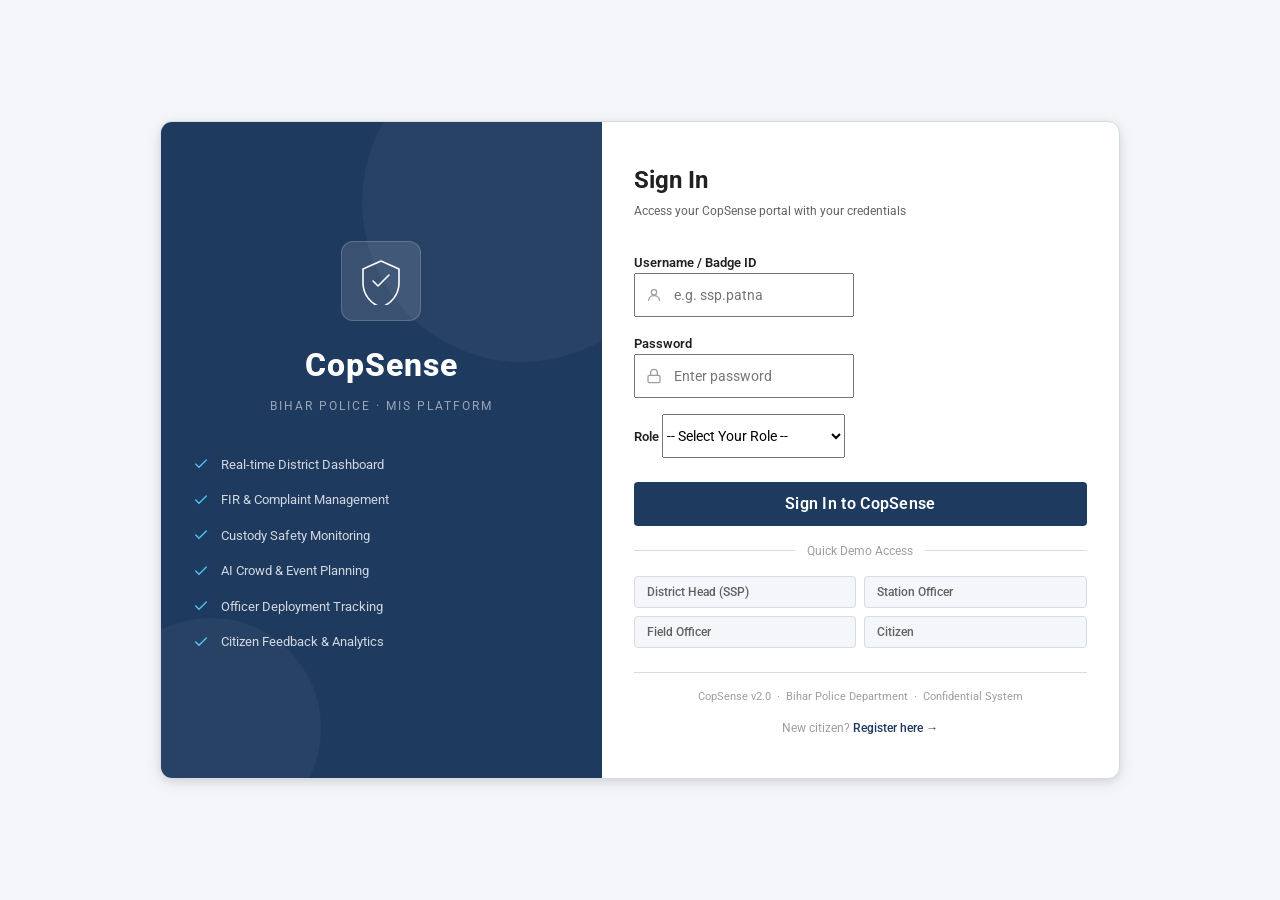
<file: index.html>
<!DOCTYPE html>
<html lang="en">
<head>
  <meta charset="UTF-8" />
  <meta name="viewport" content="width=device-width, initial-scale=1.0" />
  <title>CopSense — Login | Intelligent Police Monitoring System</title>
  <meta name="description" content="CopSense login portal for Bihar Police MIS — District Monitoring & Decision Support System." />
  <link rel="preconnect" href="https://fonts.googleapis.com" />
  <link rel="preconnect" href="https://fonts.gstatic.com" crossorigin />
  <link href="https://fonts.googleapis.com/css2?family=Roboto:wght@300;400;500;600;700;800&family=Roboto+Mono:wght@400;500&display=swap" rel="stylesheet" />
  <link rel="stylesheet" href="css/main.css" />
  <link rel="stylesheet" href="css/login.css" />
</head>
<body class="login-page">

<div class="login-wrap">
  <!-- Left Panel -->
  <div class="login-panel-left">
    <div class="login-logo">
      <svg viewBox="0 0 48 48" aria-hidden="true">
        <path d="M24 4L6 12v14c0 11 7.7 21.3 18 24 10.3-2.7 18-13 18-24V12L24 4z"/>
        <polyline points="16 24 21 29 32 18"/>
      </svg>
    </div>
    <div class="login-brand-name">CopSense</div>
    <div class="login-brand-sub">Bihar Police · MIS Platform</div>

    <div class="login-features">
      <div class="login-feature-item">
        <svg viewBox="0 0 24 24"><polyline points="20 6 9 17 4 12"/></svg>
        Real-time District Dashboard
      </div>
      <div class="login-feature-item">
        <svg viewBox="0 0 24 24"><polyline points="20 6 9 17 4 12"/></svg>
        FIR &amp; Complaint Management
      </div>
      <div class="login-feature-item">
        <svg viewBox="0 0 24 24"><polyline points="20 6 9 17 4 12"/></svg>
        Custody Safety Monitoring
      </div>
      <div class="login-feature-item">
        <svg viewBox="0 0 24 24"><polyline points="20 6 9 17 4 12"/></svg>
        AI Crowd &amp; Event Planning
      </div>
      <div class="login-feature-item">
        <svg viewBox="0 0 24 24"><polyline points="20 6 9 17 4 12"/></svg>
        Officer Deployment Tracking
      </div>
      <div class="login-feature-item">
        <svg viewBox="0 0 24 24"><polyline points="20 6 9 17 4 12"/></svg>
        Citizen Feedback &amp; Analytics
      </div>
    </div>
  </div>

  <!-- Right Panel -->
  <div class="login-panel-right">
    <h1 class="login-title">Sign In</h1>
    <p class="login-subtitle">Access your CopSense portal with your credentials</p>

    <div class="login-error" id="loginError">
      Invalid username or password. Please try again.
    </div>

    <form class="login-form" id="loginForm" novalidate>
      <div class="form-group">
        <label class="form-label" for="username">Username / Badge ID</label>
        <div class="login-input-wrap">
          <svg viewBox="0 0 24 24" aria-hidden="true"><circle cx="12" cy="8" r="4"/><path d="M4 20c0-4 3.6-7 8-7s8 3 8 7"/></svg>
          <input type="text" id="username" class="form-control" placeholder="e.g. ssp.patna" autocomplete="username" />
        </div>
      </div>

      <div class="form-group">
        <label class="form-label" for="password">Password</label>
        <div class="login-input-wrap">
          <svg viewBox="0 0 24 24" aria-hidden="true"><rect x="3" y="11" width="18" height="11" rx="2"/><path d="M7 11V7a5 5 0 0 1 10 0v4"/></svg>
          <input type="password" id="password" class="form-control" placeholder="Enter password" autocomplete="current-password" />
        </div>
      </div>

      <div class="form-group">
        <label class="form-label" for="roleSelect">Role</label>
        <select id="roleSelect" class="form-control form-select">
          <option value="">-- Select Your Role --</option>
          <option value="District Head (SSP)">District Head (SSP)</option>
          <option value="Station Officer">Station Officer (Inspector)</option>
          <option value="Field Officer">Field Police Officer</option>
          <option value="Citizen">Citizen</option>
        </select>
      </div>

      <button type="submit" class="login-btn" id="loginSubmitBtn">Sign In to CopSense</button>
    </form>

    <div class="login-divider">Quick Demo Access</div>

    <div class="demo-roles">
      <button class="demo-role-btn" onclick="demoLogin('ssp.patna','Admin@123')">
        District Head (SSP)
      </button>
      <button class="demo-role-btn" onclick="demoLogin('so.patna','Officer@123')">
        Station Officer
      </button>
      <button class="demo-role-btn" onclick="demoLogin('fo.deepak','Field@123')">
        Field Officer
      </button>
      <button class="demo-role-btn" onclick="demoLogin('citizen.ravi','Citizen@123')">
        Citizen
      </button>
    </div>

    <div class="login-footer">
      CopSense v2.0 &nbsp;·&nbsp; Bihar Police Department &nbsp;·&nbsp; Confidential System
    </div>
    <div style="text-align:center;margin-top:12px;">
      <span style="font-size:12px;color:var(--text-muted);">New citizen? </span>
      <a href="register.html" style="font-size:12px;color:var(--primary);font-weight:500;text-decoration:none;">Register here →</a>
    </div>
  </div>
</div>

<script src="js/api.js"></script>
<script>
  // Redirect if already logged in
  if (Auth.isLoggedIn()) {
    const user = Auth.getUser();
    if (user && user.role) {
      window.location.href = user.role === 'citizen' ? 'feedback.html' : 'dashboard.html';
    } else {
      Auth.clear();
    }
  } else if (Auth.getToken() || localStorage.getItem('copsense_user')) {
    Auth.clear();
  }

  const btn     = document.getElementById('loginSubmitBtn');
  const errorEl = document.getElementById('loginError');

  async function performLogin(username, password) {
    btn.disabled    = true;
    btn.textContent = 'Signing in\u2026';
    errorEl.classList.remove('show');
    try {
      const user = await AuthAPI.login(username, password);
      // Also keep sessionStorage for legacy common.js compatibility
      sessionStorage.setItem('copsense_user', JSON.stringify({
        name: user.full_name, role: roleLabel(user.role), district: 'Patna',
        id: user.id, username: user.username, badge_id: user.badge_id,
        station_id: user.station_id, station_name: user.station_name,
      }));
      window.location.href = user.role === 'citizen' ? 'feedback.html' : 'dashboard.html';
    } catch(err) {
      errorEl.textContent = err.message || 'Login failed. Check credentials or ensure backend is running on port 8000.';
      errorEl.classList.add('show');
      btn.disabled    = false;
      btn.textContent = 'Sign In to CopSense';
    }
  }

  function roleLabel(role) {
    const map = { district_head:'District Head (SSP)', station_officer:'Station Officer', field_officer:'Field Officer', citizen:'Citizen' };
    return map[role] || role;
  }

  function demoLogin(username, password) {
    document.getElementById('username').value = username;
    document.getElementById('password').value = password;
    performLogin(username, password);
  }

  document.getElementById('loginForm').addEventListener('submit', function(e) {
    e.preventDefault();
    const username = document.getElementById('username').value.trim();
    const password = document.getElementById('password').value;

    if (username && password) {
      performLogin(username, password);
    } else {
      errorEl.textContent = 'Please enter both username and password.';
      errorEl.classList.add('show');
    }
  });
</script>
</body>
</html>
</file>
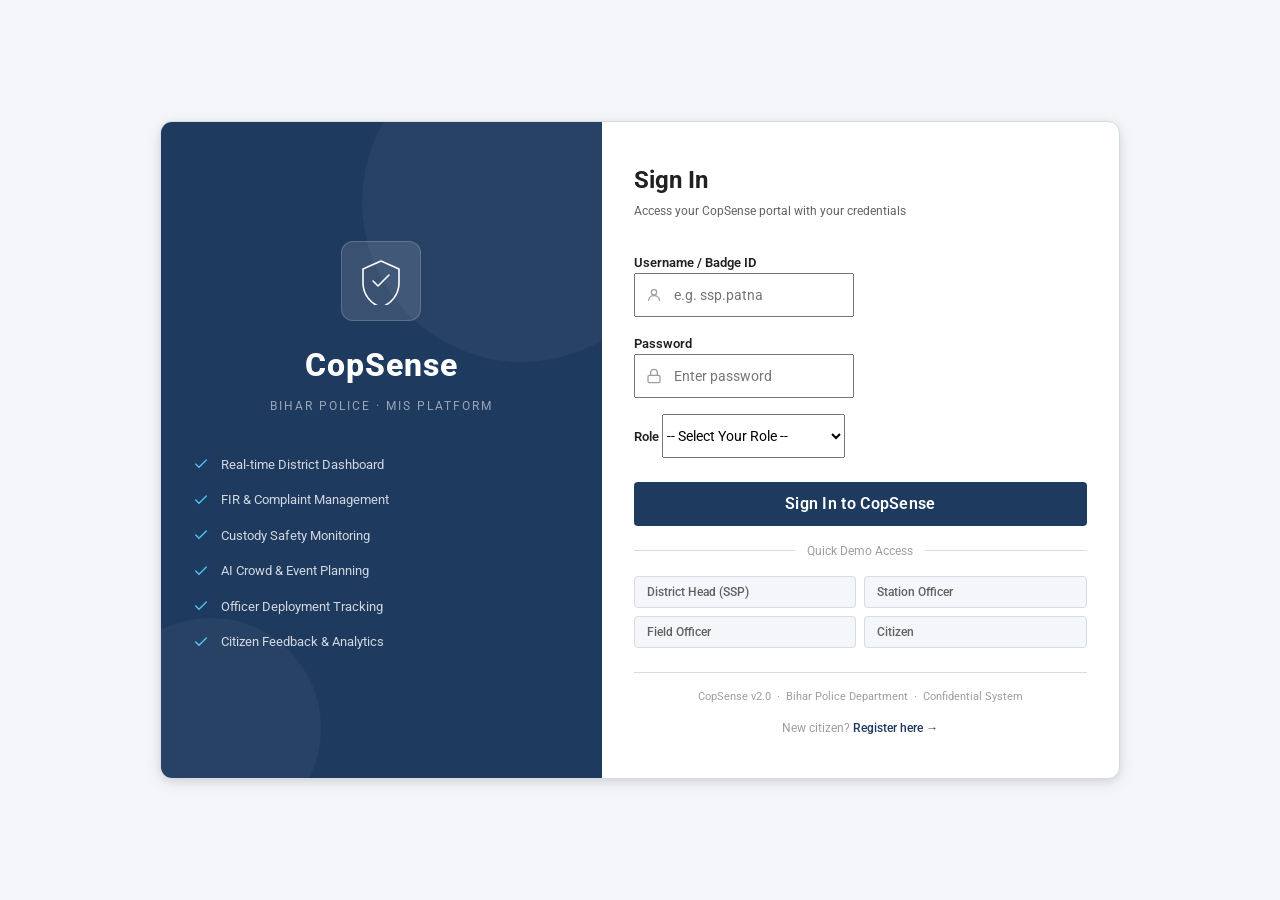
<file: complaints.html>
<!DOCTYPE html>
<html lang="en">
<head>
  <meta charset="UTF-8"/>
  <meta name="viewport" content="width=device-width,initial-scale=1.0"/>
  <title>Complaint Management — CopSense</title>
  <meta name="description" content="Track and manage citizen complaints with AI priority detection." />
  <link rel="preconnect" href="https://fonts.googleapis.com"/>
  <link href="https://fonts.googleapis.com/css2?family=Roboto:wght@300;400;500;600;700&family=Roboto+Mono:wght@400;500&display=swap" rel="stylesheet"/>
  <link rel="stylesheet" href="css/main.css"/>
  <link rel="stylesheet" href="css/sidebar.css"/>
  <link rel="stylesheet" href="css/components.css"/>
</head>
<body>
<div class="app-shell">
  <aside class="sidebar" id="sidebar">
    <div class="sidebar-brand"><div class="sidebar-brand-icon"><svg viewBox="0 0 24 24"><path d="M12 2L3 6v8c0 5.5 3.8 10.7 9 12 5.2-1.3 9-6.5 9-12V6L12 2z"/><polyline points="8 12 10.5 14.5 16 9"/></svg></div><div class="sidebar-brand-text"><div class="sidebar-brand-name">CopSense</div><div class="sidebar-brand-tagline">Bihar Police · MIS</div></div></div>
    <div class="sidebar-user"><div class="sidebar-user-avatar" id="sbUserAvatar">--</div><div class="sidebar-user-info"><div class="sidebar-user-name" id="sbUserName">Loading...</div><div class="sidebar-user-role" id="sbUserRole">—</div></div></div>
    <nav class="sidebar-nav">
      <div class="nav-section-label">Overview</div>
      <a class="nav-item" href="dashboard.html"><span class="nav-icon"><svg viewBox="0 0 24 24"><rect x="3" y="3" width="7" height="7" rx="1"/><rect x="14" y="3" width="7" height="7" rx="1"/><rect x="3" y="14" width="7" height="7" rx="1"/><rect x="14" y="14" width="7" height="7" rx="1"/></svg></span><span class="nav-label">Dashboard</span></a>
      <div class="nav-section-label">Operations</div>
      <a class="nav-item" href="fir.html"><span class="nav-icon"><svg viewBox="0 0 24 24"><path d="M14 2H6a2 2 0 0 0-2 2v16a2 2 0 0 0 2 2h12a2 2 0 0 0 2-2V8z"/><polyline points="14 2 14 8 20 8"/></svg></span><span class="nav-label">FIR Management</span><span class="nav-badge">7</span></a>
      <a class="nav-item active" href="complaints.html"><span class="nav-icon"><svg viewBox="0 0 24 24"><path d="M21 15a2 2 0 0 1-2 2H7l-4 4V5a2 2 0 0 1 2-2h14a2 2 0 0 1 2 2z"/></svg></span><span class="nav-label">Complaints</span><span class="nav-badge">12</span></a>
      <a class="nav-item" href="custody.html"><span class="nav-icon"><svg viewBox="0 0 24 24"><circle cx="12" cy="12" r="10"/><polyline points="12 6 12 12 16 14"/></svg></span><span class="nav-label">Custody Safety</span><span class="nav-badge" style="background:#F9A825;">2</span></a>
      <div class="nav-section-label">Planning</div>
      <a class="nav-item" href="crowd-planning.html"><span class="nav-icon"><svg viewBox="0 0 24 24"><path d="M17 21v-2a4 4 0 0 0-4-4H5a4 4 0 0 0-4 4v2"/><circle cx="9" cy="7" r="4"/></svg></span><span class="nav-label">AI Crowd Planning</span></a>
      <a class="nav-item" href="deployment.html"><span class="nav-icon"><svg viewBox="0 0 24 24"><polygon points="3 11 22 2 13 21 11 13 3 11"/></svg></span><span class="nav-label">Deployment Map</span></a>
      <a class="nav-item" href="duty.html"><span class="nav-icon"><svg viewBox="0 0 24 24"><path d="M12 22s8-4 8-10V5l-8-3-8 3v7c0 6 8 10 8 10z"/></svg></span><span class="nav-label">Officer Duty</span></a>
      <div class="nav-section-label">Community</div>
      <a class="nav-item" href="feedback.html"><span class="nav-icon"><svg viewBox="0 0 24 24"><path d="M20.84 4.61a5.5 5.5 0 0 0-7.78 0L12 5.67l-1.06-1.06a5.5 5.5 0 0 0-7.78 7.78l1.06 1.06L12 21.23l7.78-7.78 1.06-1.06a5.5 5.5 0 0 0 0-7.78z"/></svg></span><span class="nav-label">Citizen Feedback</span></a>
      <div class="nav-section-label">Reports</div>
      <a class="nav-item" href="reports.html"><span class="nav-icon"><svg viewBox="0 0 24 24"><line x1="18" y1="20" x2="18" y2="10"/><line x1="12" y1="20" x2="12" y2="4"/><line x1="6" y1="20" x2="6" y2="14"/></svg></span><span class="nav-label">Reports &amp; Analytics</span></a>
      <a class="nav-item" href="settings.html"><span class="nav-icon"><svg viewBox="0 0 24 24"><circle cx="12" cy="12" r="3"/></svg></span><span class="nav-label">Settings</span></a>
    </nav>
    <div class="sidebar-footer"><div class="nav-item" id="logoutBtn" style="cursor:pointer;"><span class="nav-icon"><svg viewBox="0 0 24 24"><path d="M9 21H5a2 2 0 0 1-2-2V5a2 2 0 0 1 2-2h4"/><polyline points="16 17 21 12 16 7"/><line x1="21" y1="12" x2="9" y2="12"/></svg></span><span class="nav-label">Logout</span></div></div>
  </aside>

  <div class="main-content" id="mainContent">
    <nav class="top-navbar" id="topNavbar">
      <div class="navbar-left"><button class="sidebar-toggle-btn" id="sidebarToggle"><svg viewBox="0 0 24 24"><line x1="3" y1="6" x2="21" y2="6"/><line x1="3" y1="12" x2="21" y2="12"/><line x1="3" y1="18" x2="21" y2="18"/></svg></button><div class="navbar-breadcrumb"><span>CopSense</span><svg width="12" height="12" viewBox="0 0 24 24" style="stroke:#9E9E9E;fill:none;stroke-width:2;stroke-linecap:round"><polyline points="9 18 15 12 9 6"/></svg><span class="current">Complaints</span></div><span class="district-badge">Patna District</span></div>
      <div class="navbar-right"><div class="navbar-datetime" id="navDatetime">--</div><div class="navbar-user"><div class="navbar-user-avatar" id="navUserAvatar">--</div><div><div class="navbar-user-name" id="navUserName">Loading</div><div class="navbar-user-role" id="navUserRole">—</div></div></div></div>
    </nav>

    <main class="page-body">
      <div class="page-header-row">
        <div><h1>Complaint Management</h1><p style="color:var(--text-secondary);font-size:13px;margin-top:4px;">AI-powered complaint tracking with automatic priority classification</p></div>
        <button class="btn btn-primary btn-sm" data-modal-open="addComplaintModal"><svg viewBox="0 0 24 24"><line x1="12" y1="5" x2="12" y2="19"/><line x1="5" y1="12" x2="19" y2="12"/></svg>New Complaint</button>
      </div>

      <div class="stat-cards" style="grid-template-columns:repeat(4,1fr);margin-bottom:var(--space-5);">
        <div class="stat-card card-info"><div class="stat-icon stat-icon-blue"><svg viewBox="0 0 24 24"><path d="M21 15a2 2 0 0 1-2 2H7l-4 4V5a2 2 0 0 1 2-2h14a2 2 0 0 1 2 2z"/></svg></div><div class="stat-body"><div class="stat-label">Total Complaints</div><div class="stat-value">187</div></div></div>
        <div class="stat-card card-danger"><div class="stat-icon stat-icon-red"><svg viewBox="0 0 24 24"><path d="M12 9v4"/><path d="M12 17h.01"/><path d="M10.29 3.86L1.82 18a2 2 0 0 0 1.71 3h16.94a2 2 0 0 0 1.71-3L13.71 3.86a2 2 0 0 0-3.42 0z"/></svg></div><div class="stat-body"><div class="stat-label">High Priority</div><div class="stat-value">23</div></div></div>
        <div class="stat-card card-warning"><div class="stat-icon stat-icon-orange"><svg viewBox="0 0 24 24"><circle cx="12" cy="12" r="10"/><polyline points="12 6 12 12 16 14"/></svg></div><div class="stat-body"><div class="stat-label">Pending / In Progress</div><div class="stat-value">65</div></div></div>
        <div class="stat-card card-success"><div class="stat-icon stat-icon-green"><svg viewBox="0 0 24 24"><polyline points="20 6 9 17 4 12"/></svg></div><div class="stat-body"><div class="stat-label">Resolved</div><div class="stat-value">99</div></div></div>
      </div>

      <!-- AI Notice -->
      <div class="alert alert-info" style="margin-bottom:var(--space-4);">
        <svg viewBox="0 0 24 24"><circle cx="12" cy="12" r="10"/><line x1="12" y1="16" x2="12" y2="12"/><line x1="12" y1="8" x2="12.01" y2="8"/></svg>
        <span><strong>AI Priority Detection active.</strong> Complaints containing keywords like "assault", "threat", "missing", "violence", or "urgent" are automatically flagged as High Priority.</span>
      </div>

      <div class="card">
        <div class="card-header">
          <div class="card-title">Complaint Register</div>
          <div class="toolbar-right">
            <div class="search-box"><svg viewBox="0 0 24 24"><circle cx="11" cy="11" r="8"/><line x1="21" y1="21" x2="16.65" y2="16.65"/></svg><input type="text" id="cmpSearch" placeholder="Search complaint..."/></div>
            <select class="form-control form-select" id="cmpStatus" style="width:140px;height:36px;font-size:13px;"><option value="">All Status</option><option>Open</option><option>In Progress</option><option>Resolved</option><option>Escalated</option></select>
            <select class="form-control form-select" id="cmpPriority" style="width:130px;height:36px;font-size:13px;"><option value="">All Priority</option><option>High</option><option>Normal</option></select>
          </div>
        </div>
        <div class="card-body" style="padding:0;">
          <table class="data-table" id="complaintTable">
            <thead><tr><th>ID</th><th>Date</th><th>Citizen Name</th><th>Type</th><th>Station</th><th>Priority</th><th>Status</th><th>Actions</th></tr></thead>
            <tbody id="cmpTableBody"></tbody>
          </table>
        </div>
        <div class="card-footer flex flex-between" style="font-size:12px;color:var(--text-secondary);">
          <span id="cmpPageInfo">—</span>
          <div class="flex flex-gap-2">
            <button class="btn btn-secondary btn-sm" id="cmpPrev" disabled>Previous</button>
            <button class="btn btn-secondary btn-sm" id="cmpNext">Next</button>
          </div>
        </div>
      </div>
    </main>
  </div>
</div>

<!-- Add Complaint Modal -->
<div class="modal-overlay" id="addComplaintModal">
  <div class="modal">
    <div class="modal-header"><div class="modal-title">Submit Complaint</div><button class="modal-close" data-modal-close="addComplaintModal"><svg viewBox="0 0 24 24"><line x1="18" y1="6" x2="6" y2="18"/><line x1="6" y1="6" x2="18" y2="18"/></svg></button></div>
    <div class="modal-body">
      <div class="form-group"><label class="form-label">Citizen Name <span class="required">*</span></label><input type="text" class="form-control" id="cmpName" placeholder="Full name"/></div>
      <div class="form-row">
        <div class="form-group"><label class="form-label">Complaint Type <span class="required">*</span></label><select class="form-control form-select" id="cmpType"><option value="">Select type</option><option>Police Misconduct</option><option>Response Delay</option><option>Assault / Violence</option><option>Theft / Property</option><option>Missing Person</option><option>Noise / Nuisance</option><option>Other</option></select></div>
        <div class="form-group"><label class="form-label">Station <span class="required">*</span></label><select class="form-control form-select" id="cmpStation"><option value="">Select</option><option>Patna City</option><option>Kankarbagh</option><option>Gardanibagh</option><option>Boring Road</option><option>Phulwari</option><option>Sachivalaya</option></select></div>
      </div>
      <div class="form-group"><label class="form-label">Complaint Description <span class="required">*</span></label><textarea class="form-control" id="cmpDesc" rows="4" placeholder="Describe your complaint in detail... (mention urgency, violence, threat, missing if applicable)"></textarea></div>
      <div id="aiPriorityPreview" style="display:none;margin-top:8px;"></div>
    </div>
    <div class="modal-footer"><button class="btn btn-secondary" data-modal-close="addComplaintModal">Cancel</button><button class="btn btn-primary" id="saveComplaintBtn">Submit Complaint</button></div>
  </div>
</div>

<script src="js/api.js"></script>
<script src="js/common.js"></script>
<script src="js/complaints.js"></script>
</body>
</html>
</file>
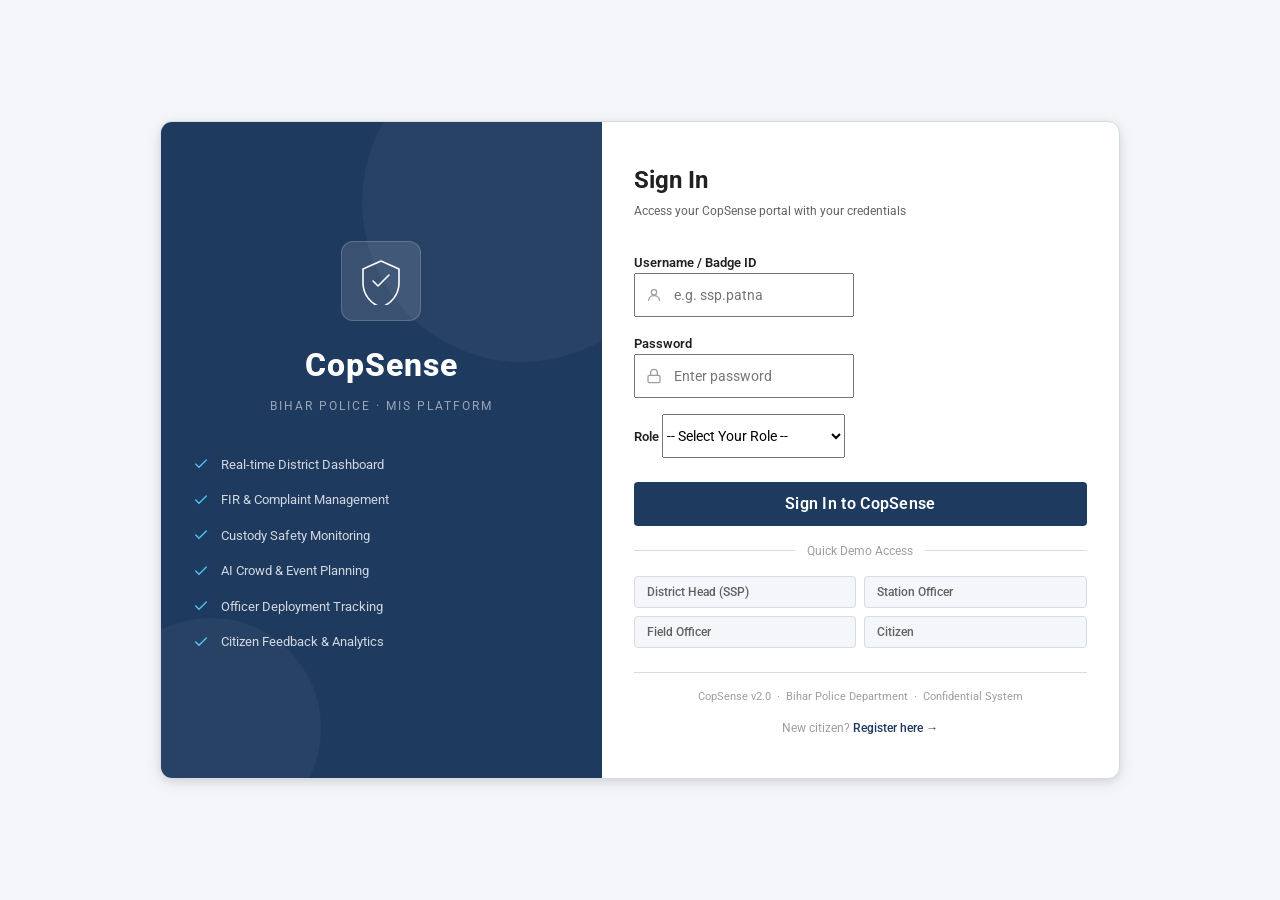
<file: duty.html>
<!DOCTYPE html>
<html lang="en">
<head>
  <meta charset="UTF-8"/>
  <meta name="viewport" content="width=device-width,initial-scale=1.0"/>
  <title>Officer Duty — CopSense</title>
  <link rel="preconnect" href="https://fonts.googleapis.com"/>
  <link href="https://fonts.googleapis.com/css2?family=Roboto:wght@300;400;500;600;700&family=Roboto+Mono:wght@400;500&display=swap" rel="stylesheet"/>
  <link rel="stylesheet" href="css/main.css"/>
  <link rel="stylesheet" href="css/sidebar.css"/>
  <link rel="stylesheet" href="css/components.css"/>
  <style>
    .duty-card { background:var(--bg-card);border:1px solid var(--border);border-radius:var(--radius);box-shadow:var(--shadow-sm);overflow:hidden; }
    .duty-card-header { background:var(--primary);padding:var(--space-5) var(--space-6);color:#fff; }
    .duty-card-body { padding:var(--space-5) var(--space-6); }
    .duty-info-row { display:flex;align-items:flex-start;gap:var(--space-3);padding:var(--space-3) 0;border-bottom:1px solid var(--border-light); }
    .duty-info-row:last-child { border-bottom:none; }
    .duty-info-icon { width:34px;height:34px;background:var(--bg-page);border-radius:var(--radius-sm);display:flex;align-items:center;justify-content:center;flex-shrink:0; }
    .duty-info-icon svg { width:16px;height:16px;stroke:var(--secondary);fill:none;stroke-width:2;stroke-linecap:round; }
    .duty-info-label { font-size:11px;color:var(--text-muted);text-transform:uppercase;letter-spacing:.5px;font-weight:600;margin-bottom:3px; }
    .duty-info-val { font-size:14px;font-weight:600; }
    .gps-status { display:flex;align-items:center;gap:var(--space-2);margin-bottom:var(--space-4); }
    .gps-pulse { width:12px;height:12px;border-radius:50%;background:var(--success);position:relative;animation:pulse 2s infinite; }
    @keyframes pulse { 0%,100%{box-shadow:0 0 0 0 rgba(46,125,50,.4);} 50%{box-shadow:0 0 0 8px rgba(46,125,50,0);} }
  </style>
</head>
<body>
<div class="app-shell">
  <aside class="sidebar" id="sidebar">
    <div class="sidebar-brand"><div class="sidebar-brand-icon"><svg viewBox="0 0 24 24"><path d="M12 2L3 6v8c0 5.5 3.8 10.7 9 12 5.2-1.3 9-6.5 9-12V6L12 2z"/><polyline points="8 12 10.5 14.5 16 9"/></svg></div><div class="sidebar-brand-text"><div class="sidebar-brand-name">CopSense</div><div class="sidebar-brand-tagline">Bihar Police · MIS</div></div></div>
    <div class="sidebar-user"><div class="sidebar-user-avatar" id="sbUserAvatar">--</div><div class="sidebar-user-info"><div class="sidebar-user-name" id="sbUserName">Loading...</div><div class="sidebar-user-role" id="sbUserRole">—</div></div></div>
    <nav class="sidebar-nav">
      <div class="nav-section-label">Overview</div><a class="nav-item" href="dashboard.html"><span class="nav-icon"><svg viewBox="0 0 24 24"><rect x="3" y="3" width="7" height="7" rx="1"/><rect x="14" y="3" width="7" height="7" rx="1"/><rect x="3" y="14" width="7" height="7" rx="1"/><rect x="14" y="14" width="7" height="7" rx="1"/></svg></span><span class="nav-label">Dashboard</span></a>
      <div class="nav-section-label">Operations</div>
      <a class="nav-item" href="fir.html"><span class="nav-icon"><svg viewBox="0 0 24 24"><path d="M14 2H6a2 2 0 0 0-2 2v16a2 2 0 0 0 2 2h12a2 2 0 0 0 2-2V8z"/></svg></span><span class="nav-label">FIR Management</span></a>
      <a class="nav-item" href="complaints.html"><span class="nav-icon"><svg viewBox="0 0 24 24"><path d="M21 15a2 2 0 0 1-2 2H7l-4 4V5a2 2 0 0 1 2-2h14a2 2 0 0 1 2 2z"/></svg></span><span class="nav-label">Complaints</span></a>
      <a class="nav-item" href="custody.html"><span class="nav-icon"><svg viewBox="0 0 24 24"><circle cx="12" cy="12" r="10"/><polyline points="12 6 12 12 16 14"/></svg></span><span class="nav-label">Custody Safety</span></a>
      <div class="nav-section-label">Planning</div>
      <a class="nav-item" href="crowd-planning.html"><span class="nav-icon"><svg viewBox="0 0 24 24"><path d="M17 21v-2a4 4 0 0 0-4-4H5a4 4 0 0 0-4 4v2"/><circle cx="9" cy="7" r="4"/></svg></span><span class="nav-label">AI Crowd Planning</span></a>
      <a class="nav-item" href="deployment.html"><span class="nav-icon"><svg viewBox="0 0 24 24"><polygon points="3 11 22 2 13 21 11 13 3 11"/></svg></span><span class="nav-label">Deployment Map</span></a>
      <a class="nav-item active" href="duty.html"><span class="nav-icon"><svg viewBox="0 0 24 24"><path d="M12 22s8-4 8-10V5l-8-3-8 3v7c0 6 8 10 8 10z"/></svg></span><span class="nav-label">Officer Duty</span></a>
      <div class="nav-section-label">Community</div>
      <a class="nav-item" href="feedback.html"><span class="nav-icon"><svg viewBox="0 0 24 24"><path d="M20.84 4.61a5.5 5.5 0 0 0-7.78 0L12 5.67l-1.06-1.06a5.5 5.5 0 0 0-7.78 7.78l1.06 1.06L12 21.23l7.78-7.78 1.06-1.06a5.5 5.5 0 0 0 0-7.78z"/></svg></span><span class="nav-label">Citizen Feedback</span></a>
      <div class="nav-section-label">Reports</div>
      <a class="nav-item" href="reports.html"><span class="nav-icon"><svg viewBox="0 0 24 24"><line x1="18" y1="20" x2="18" y2="10"/><line x1="12" y1="20" x2="12" y2="4"/><line x1="6" y1="20" x2="6" y2="14"/></svg></span><span class="nav-label">Reports &amp; Analytics</span></a>
      <a class="nav-item" href="settings.html"><span class="nav-icon"><svg viewBox="0 0 24 24"><circle cx="12" cy="12" r="3"/></svg></span><span class="nav-label">Settings</span></a>
    </nav>
    <div class="sidebar-footer"><div class="nav-item" id="logoutBtn" style="cursor:pointer;"><span class="nav-icon"><svg viewBox="0 0 24 24"><path d="M9 21H5a2 2 0 0 1-2-2V5a2 2 0 0 1 2-2h4"/><polyline points="16 17 21 12 16 7"/><line x1="21" y1="12" x2="9" y2="12"/></svg></span><span class="nav-label">Logout</span></div></div>
  </aside>

  <div class="main-content" id="mainContent">
    <nav class="top-navbar" id="topNavbar">
      <div class="navbar-left"><button class="sidebar-toggle-btn" id="sidebarToggle"><svg viewBox="0 0 24 24"><line x1="3" y1="6" x2="21" y2="6"/><line x1="3" y1="12" x2="21" y2="12"/><line x1="3" y1="18" x2="21" y2="18"/></svg></button><div class="navbar-breadcrumb"><span>CopSense</span><svg width="12" height="12" viewBox="0 0 24 24" style="stroke:#9E9E9E;fill:none;stroke-width:2;stroke-linecap:round"><polyline points="9 18 15 12 9 6"/></svg><span class="current">Officer Duty</span></div><span class="district-badge">Patna District</span></div>
      <div class="navbar-right"><div class="navbar-datetime" id="navDatetime">--</div><div class="navbar-user"><div class="navbar-user-avatar" id="navUserAvatar">--</div><div><div class="navbar-user-name" id="navUserName">Loading</div><div class="navbar-user-role" id="navUserRole">—</div></div></div></div>
    </nav>

    <main class="page-body">
      <div class="page-header-row">
        <div><h1>Officer Duty Board</h1><p style="color:var(--text-secondary);font-size:13px;margin-top:4px;">View your assigned duty, location and update your field status</p></div>
      </div>

      <div style="display:grid;grid-template-columns:1fr 1fr;gap:var(--space-5);margin-bottom:var(--space-5);">
        <!-- Duty Card -->
        <div class="duty-card">
          <div class="duty-card-header">
            <div style="font-size:12px;opacity:.7;margin-bottom:4px;text-transform:uppercase;letter-spacing:.5px;">Current Assignment</div>
            <div style="font-size:20px;font-weight:700;margin-bottom:2px;" id="dutyTitle">Loading...</div>
            <div style="font-size:12px;opacity:.7;" id="dutyShift">—</div>
          </div>
          <div class="duty-card-body">
            <div class="duty-info-row">
              <div class="duty-info-icon"><svg viewBox="0 0 24 24"><path d="M21 10c0 7-9 13-9 13s-9-6-9-13a9 9 0 0 1 18 0z"/><circle cx="12" cy="10" r="3"/></svg></div>
              <div><div class="duty-info-label">Assigned Location</div><div class="duty-info-val" id="dutyLocation">—</div></div>
            </div>
            <div class="duty-info-row">
              <div class="duty-info-icon"><svg viewBox="0 0 24 24"><path d="M12 22s8-4 8-10V5l-8-3-8 3v7c0 6 8 10 8 10z"/></svg></div>
              <div><div class="duty-info-label">Reporting Officer</div><div class="duty-info-val" id="dutyReporting">—</div></div>
            </div>
            <div class="duty-info-row">
              <div class="duty-info-icon"><svg viewBox="0 0 24 24"><circle cx="12" cy="12" r="10"/><polyline points="12 6 12 12 16 14"/></svg></div>
              <div><div class="duty-info-label">Duty Timing</div><div class="duty-info-val" id="dutyTime">—</div></div>
            </div>
            <div class="duty-info-row">
              <div class="duty-info-icon"><svg viewBox="0 0 24 24"><rect x="3" y="3" width="18" height="18" rx="2"/><line x1="3" y1="9" x2="21" y2="9"/><line x1="9" y1="21" x2="9" y2="9"/></svg></div>
              <div><div class="duty-info-label">Zone</div><div class="duty-info-val" id="dutyZone">—</div></div>
            </div>
          </div>
        </div>

        <!-- GPS & Status Update -->
        <div>
          <div class="card" style="margin-bottom:var(--space-4);">
            <div class="card-header"><div class="card-title">GPS Status</div></div>
            <div class="card-body">
              <div class="gps-status">
                <div class="gps-pulse" id="gpsDot"></div>
                <span style="font-size:13px;font-weight:600;" id="gpsStatus">Acquiring location...</span>
              </div>
              <div style="font-family:var(--font-mono);font-size:12px;color:var(--text-secondary);margin-bottom:var(--space-4);" id="gpsCoords">Lat: —, Lng: —</div>
              <button class="btn btn-primary" id="shareGPSBtn" style="width:100%;">
                <svg viewBox="0 0 24 24"><polygon points="3 11 22 2 13 21 11 13 3 11"/></svg>
                Share My GPS Location
              </button>
            </div>
          </div>

          <div class="card">
            <div class="card-header"><div class="card-title">Update Duty Status</div></div>
            <div class="card-body">
              <div class="form-group"><label class="form-label">Current Status</label>
                <select class="form-control form-select" id="dutyStatus">
                  <option value="on-post">On Post</option>
                  <option value="patrolling">Patrolling</option>
                  <option value="emergency">Emergency Response</option>
                  <option value="break">Short Break</option>
                </select>
              </div>
              <div class="form-group"><label class="form-label">Field Report / Notes</label>
                <textarea class="form-control" id="dutyNotes" rows="3" placeholder="Report any observations, incidents, or unusual activity..."></textarea>
              </div>
              <button class="btn btn-success" id="updateDutyBtn" style="width:100%;">
                <svg viewBox="0 0 24 24"><polyline points="20 6 9 17 4 12"/></svg>
                Submit Status Update
              </button>
            </div>
          </div>
        </div>
      </div>

      <!-- GPS Violation Alert Banner -->
      <div id="violationBanner" style="display:none;background:#FFEBEE;border:1px solid rgba(198,40,40,0.3);border-radius:var(--radius);padding:16px 20px;margin-bottom:var(--space-5);">
        <div style="display:flex;align-items:flex-start;gap:12px;">
          <svg viewBox="0 0 24 24" style="width:22px;height:22px;stroke:#C62828;fill:none;stroke-width:2;flex-shrink:0;margin-top:1px;"><polygon points="7.86 2 16.14 2 22 7.86 22 16.14 16.14 22 7.86 22 2 16.14 2 7.86 7.86 2"/><line x1="12" y1="8" x2="12" y2="12"/><line x1="12" y1="16" x2="12.01" y2="16"/></svg>
          <div style="flex:1;">
            <div style="font-weight:700;color:#C62828;margin-bottom:6px;">⚠ GEOFENCE VIOLATION — You are outside your assigned patrol zone</div>
            <p style="font-size:13px;color:#B71C1C;margin-bottom:12px;">Your current GPS location does not match your assigned area. Please provide a reason for being out of zone. This report will be sent to your Station Officer.</p>
            <div class="form-group" style="margin-bottom:8px;">
              <label class="form-label" style="color:#C62828;">Reason for being out of zone <span class="required">*</span></label>
              <textarea class="form-control" id="violationReason" rows="3" placeholder="Explain why you are outside the assigned zone (emergency response, transit, etc.)"></textarea>
              <span style="color:#C62828;font-size:11px;" id="err-violationReason"></span>
            </div>
            <button class="btn btn-danger" id="submitViolationBtn" onclick="submitViolationReport()">
              <svg viewBox="0 0 24 24" style="width:14px;height:14px;stroke:currentColor;fill:none;stroke-width:2;"><path d="M22 16.92v3a2 2 0 0 1-2.18 2 19.79 19.79 0 0 1-8.63-3.07A19.5 19.5 0 0 1 4.15 12"/></svg>
              Submit Violation Report
            </button>
          </div>
        </div>
      </div>

      <!-- Duty Log -->
      <div class="card">
        <div class="card-header"><div class="card-title">Today's Activity Log</div></div>
        <div class="card-body" style="padding:0;">
          <table class="data-table" id="dutyLogTable">
            <thead><tr><th>Time</th><th>Status</th><th>Location</th><th>Notes</th></tr></thead>
            <tbody id="dutyLogBody">
              <tr><td colspan="4" style="text-align:center;color:var(--text-muted);padding:20px;">No duty log entries yet.</td></tr>
            </tbody>
          </table>
        </div>
      </div>
    </main>
  </div>
</div>

<script src="js/api.js"></script>
<script src="js/common.js"></script>
<script>
'use strict';
// Auth and RBAC enforced by common.js

let currentDuty = null;

async function loadDuty() {
  try {
      const res = await DutyAPI.list();
      const me = Auth.getUser();
      // Find my latest active duty
      const myDuties = res.data.filter(d => d.officer_id === me.id).sort((a,b) => new Date(b.created_at) - new Date(a.created_at));
      
      if (myDuties.length > 0) {
          currentDuty = myDuties[0];
          document.getElementById('dutyTitle').textContent    = 'Zone: ' + currentDuty.zone;
          document.getElementById('dutyShift').textContent    = 'Start: ' + currentDuty.start_time.split('T')[0];
          document.getElementById('dutyLocation').textContent = 'Lat ' + currentDuty.lat_assigned + ', Lng ' + currentDuty.lng_assigned;
          document.getElementById('dutyReporting').textContent= 'Station ID: ' + currentDuty.station_id;
          document.getElementById('dutyTime').textContent     = currentDuty.start_time.split('T')[1].substring(0,5) + ' to ' + currentDuty.end_time.split('T')[1].substring(0,5);
          document.getElementById('dutyZone').textContent     = currentDuty.zone;
          
          if (currentDuty.gps_status === 'active') {
              document.getElementById('gpsStatus').textContent = 'GPS Active — Location Shared';
              document.getElementById('gpsCoords').textContent = 'Lat: ' + currentDuty.lat_assigned + ', Lng: ' + currentDuty.lng_assigned;
          }
      } else {
          document.getElementById('dutyTitle').textContent = 'No Active Duty Assignment';
          document.getElementById('dutyShift').textContent = '—';
          document.getElementById('dutyLocation').textContent = '—';
          document.getElementById('dutyReporting').textContent= '—';
          document.getElementById('dutyTime').textContent     = '—';
          document.getElementById('dutyZone').textContent     = '—';
      }
  } catch(err) {
      showToast('Error loading duty: ' + err.message, 'danger');
  }
}

document.addEventListener('DOMContentLoaded', async function() {
  if (Auth.isLoggedIn()) {
      await loadDuty();
  }

  document.getElementById('shareGPSBtn').addEventListener('click', async function() {
    if (!currentDuty) { showToast('No active duty to share GPS for.', 'danger'); return; }
    const btn = this;
    btn.textContent = 'Getting location…'; btn.disabled = true;

    function sendGPS(lat, lng) {
      const payload = { lat, lng, violation_reason: '' };
      document.getElementById('gpsCoords').textContent = `Lat: ${lat.toFixed(5)}, Lng: ${lng.toFixed(5)}`;
      return DutyAPI.submitGPS(currentDuty.id, payload);
    }

    try {
      let lat, lng;
      if (navigator.geolocation) {
        const pos = await new Promise((ok, err) => navigator.geolocation.getCurrentPosition(ok, err, { timeout: 5000 }));
        lat = pos.coords.latitude;
        lng = pos.coords.longitude;
      } else {
        // Simulate near assigned location
        lat = currentDuty.lat_assigned + (Math.random() * 0.004 - 0.002);
        lng = currentDuty.lng_assigned + (Math.random() * 0.004 - 0.002);
      }

      const res = await sendGPS(lat, lng);
      const isViolation = res.geofence_violation;
      document.getElementById('gpsStatus').textContent = isViolation ? '⚠ GPS — Geofence Violation!' : '✓ GPS Active — Inside Zone';
      document.getElementById('gpsDot').style.background = isViolation ? '#C62828' : 'var(--success)';

      // Show violation banner if applicable
      const banner = document.getElementById('violationBanner');
      if (banner) banner.style.display = isViolation ? 'block' : 'none';

      const now = new Date().toLocaleTimeString('en-IN', { hour:'2-digit', minute:'2-digit', hour12:false });
      const tbody = document.getElementById('dutyLogBody');
      const firstRow = tbody.querySelector('tr[data-empty]');
      if (firstRow) firstRow.remove();
      const row = document.createElement('tr');
      row.innerHTML = `<td style="font-family:monospace;">${now}</td><td><span class="badge ${isViolation?'badge-danger':'badge-success'}">GPS ${isViolation?'VIOLATION':'OK'}</span></td><td>${lat.toFixed(5)}, ${lng.toFixed(5)}</td><td>${isViolation ? '⚠ Outside patrol zone' : 'Inside patrol zone'}</td>`;
      tbody.insertBefore(row, tbody.firstChild);

      showToast(isViolation ? '⚠ Geofence violation detected! Please submit reason.' : 'GPS location shared. Inside zone.', isViolation ? 'danger' : 'success');
    } catch(err) {
      showToast('GPS failed: ' + err.message, 'danger');
    } finally {
      setTimeout(() => {
        btn.disabled = false;
        btn.innerHTML = '<svg viewBox="0 0 24 24" style="width:15px;height:15px;stroke:currentColor;fill:none;stroke-width:2;"><polygon points="3 11 22 2 13 21 11 13 3 11"/></svg> Share My GPS Location';
      }, 3000);
    }
  });

  function submitViolationReport() {
    const reason = (document.getElementById('violationReason')?.value || '').trim();
    const errEl  = document.getElementById('err-violationReason');
    if (!reason || reason.length < 10) {
      if (errEl) errEl.textContent = 'Please provide a reason of at least 10 characters.';
      return;
    }
    if (errEl) errEl.textContent = '';
    if (!currentDuty) { showToast('No active duty found.', 'danger'); return; }
    const payload = {
      lat: currentDuty.lat_assigned + 0.005,
      lng: currentDuty.lng_assigned + 0.005,
      violation_reason: reason,
    };
    DutyAPI.submitGPS(currentDuty.id, payload).then(() => {
      showToast('Violation report submitted to Station Officer.', 'success');
      document.getElementById('violationBanner').style.display = 'none';
      document.getElementById('violationReason').value = '';
    }).catch(err => showToast('Error: ' + err.message, 'danger'));
  }
  window.submitViolationReport = submitViolationReport;

  document.getElementById('updateDutyBtn').addEventListener('click', function() {
    const status = document.getElementById('dutyStatus').value;
    const notes  = document.getElementById('dutyNotes').value.trim() || 'Status update submitted.';
    const now    = new Date().toLocaleTimeString('en-IN',{hour:'2-digit',minute:'2-digit',hour12:false});
    const statusLabels = { 'on-post':'On Post','patrolling':'Patrolling','emergency':'Emergency','break':'Short Break' };
    const badgeClass = { 'on-post':'badge-success','patrolling':'badge-warning','emergency':'badge-danger','break':'badge-neutral' };
    const tbody = document.getElementById('dutyLogBody');
    const row = document.createElement('tr');
    row.innerHTML = `<td style="font-family:monospace;">${now}</td><td><span class="badge ${badgeClass[status]}">${statusLabels[status]}</span></td><td>Current Sector</td><td>${notes}</td>`;
    tbody.insertBefore(row, tbody.firstChild);
    document.getElementById('dutyNotes').value = '';
    showToast('Duty status updated: ' + statusLabels[status], 'success');
  });
});
</script>
</body>
</html>
</file>
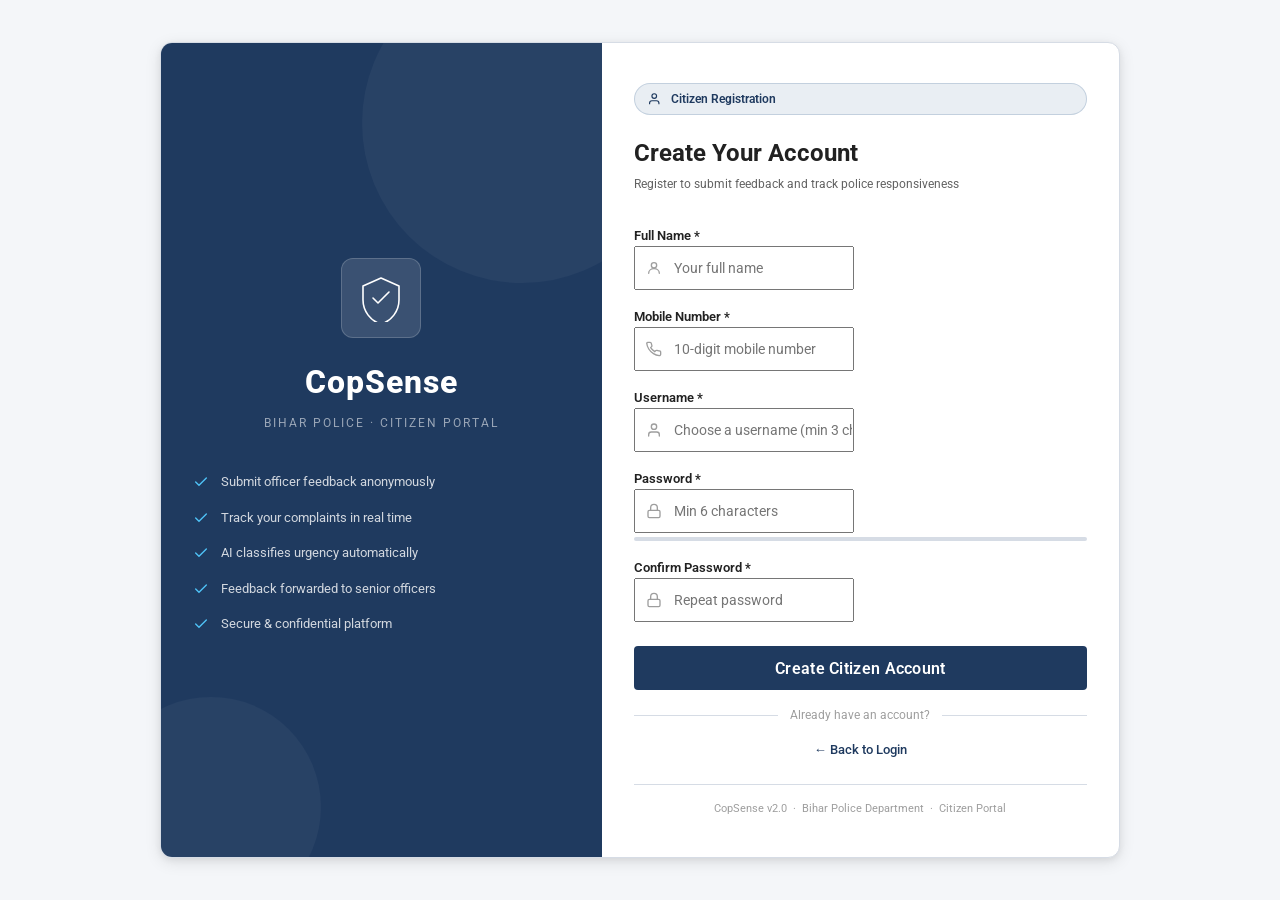
<file: register.html>
<!DOCTYPE html>
<html lang="en">
<head>
  <meta charset="UTF-8" />
  <meta name="viewport" content="width=device-width, initial-scale=1.0" />
  <title>Citizen Registration — CopSense | Bihar Police</title>
  <meta name="description" content="Register as a citizen on CopSense Bihar Police portal to submit feedback and track your complaints." />
  <link rel="preconnect" href="https://fonts.googleapis.com" />
  <link rel="preconnect" href="https://fonts.gstatic.com" crossorigin />
  <link href="https://fonts.googleapis.com/css2?family=Roboto:wght@300;400;500;600;700;800&family=Roboto+Mono:wght@400;500&display=swap" rel="stylesheet" />
  <link rel="stylesheet" href="css/main.css" />
  <link rel="stylesheet" href="css/login.css" />
  <style>
    .register-steps {
      display: flex;
      gap: 8px;
      justify-content: center;
      margin-bottom: 24px;
    }
    .reg-step {
      width: 8px;
      height: 8px;
      border-radius: 50%;
      background: var(--border);
      transition: background 0.3s;
    }
    .reg-step.active { background: var(--primary); }
    .field-error { color: #C62828; font-size: 11px; margin-top: 3px; display: block; }
    .form-control.is-invalid { border-color: #C62828 !important; }
    .form-control.is-valid { border-color: #2E7D32 !important; }
    .strength-bar { height: 4px; border-radius: 2px; margin-top: 4px; background: var(--border); overflow: hidden; }
    .strength-fill { height: 100%; border-radius: 2px; transition: width 0.3s, background 0.3s; width: 0%; }
    .citizen-badge {
      display: inline-flex;
      align-items: center;
      gap: 8px;
      background: rgba(46,92,138,0.1);
      border: 1px solid rgba(46,92,138,0.2);
      border-radius: 100px;
      padding: 6px 14px;
      font-size: 12px;
      font-weight: 600;
      color: var(--primary);
      margin-bottom: 20px;
    }
    .citizen-badge svg { width: 14px; height: 14px; stroke: var(--primary); fill: none; stroke-width: 2; }
    .success-screen { display: none; text-align: center; padding: 20px 0; }
    .success-screen svg { width: 64px; height: 64px; stroke: #2E7D32; fill: none; stroke-width: 1.5; margin-bottom: 16px; }
    .success-screen h2 { color: #2E7D32; margin-bottom: 8px; }
    .success-screen p { color: var(--text-secondary); font-size: 14px; margin-bottom: 24px; }
  </style>
</head>
<body class="login-page">

<div class="login-wrap">
  <!-- Left Panel -->
  <div class="login-panel-left">
    <div class="login-logo">
      <svg viewBox="0 0 48 48" aria-hidden="true">
        <path d="M24 4L6 12v14c0 11 7.7 21.3 18 24 10.3-2.7 18-13 18-24V12L24 4z"/>
        <polyline points="16 24 21 29 32 18"/>
      </svg>
    </div>
    <div class="login-brand-name">CopSense</div>
    <div class="login-brand-sub">Bihar Police · Citizen Portal</div>

    <div class="login-features">
      <div class="login-feature-item">
        <svg viewBox="0 0 24 24"><polyline points="20 6 9 17 4 12"/></svg>
        Submit officer feedback anonymously
      </div>
      <div class="login-feature-item">
        <svg viewBox="0 0 24 24"><polyline points="20 6 9 17 4 12"/></svg>
        Track your complaints in real time
      </div>
      <div class="login-feature-item">
        <svg viewBox="0 0 24 24"><polyline points="20 6 9 17 4 12"/></svg>
        AI classifies urgency automatically
      </div>
      <div class="login-feature-item">
        <svg viewBox="0 0 24 24"><polyline points="20 6 9 17 4 12"/></svg>
        Feedback forwarded to senior officers
      </div>
      <div class="login-feature-item">
        <svg viewBox="0 0 24 24"><polyline points="20 6 9 17 4 12"/></svg>
        Secure &amp; confidential platform
      </div>
    </div>
  </div>

  <!-- Right Panel -->
  <div class="login-panel-right">
    <div class="citizen-badge">
      <svg viewBox="0 0 24 24"><path d="M17 21v-2a4 4 0 0 0-4-4H5a4 4 0 0 0-4 4v2"/><circle cx="9" cy="7" r="4"/></svg>
      Citizen Registration
    </div>

    <h1 class="login-title" style="margin-top:0;">Create Your Account</h1>
    <p class="login-subtitle">Register to submit feedback and track police responsiveness</p>

    <div class="login-error" id="regError"></div>

    <!-- Registration Form -->
    <form class="login-form" id="regForm" novalidate>
      <div class="form-row">
        <div class="form-group">
          <label class="form-label" for="regFullName">Full Name <span class="required">*</span></label>
          <div class="login-input-wrap">
            <svg viewBox="0 0 24 24" aria-hidden="true"><circle cx="12" cy="8" r="4"/><path d="M4 20c0-4 3.6-7 8-7s8 3 8 7"/></svg>
            <input type="text" id="regFullName" class="form-control" placeholder="Your full name" autocomplete="name" />
          </div>
          <span class="field-error" id="err-fullName"></span>
        </div>
        <div class="form-group">
          <label class="form-label" for="regPhone">Mobile Number <span class="required">*</span></label>
          <div class="login-input-wrap">
            <svg viewBox="0 0 24 24" aria-hidden="true"><path d="M22 16.92v3a2 2 0 0 1-2.18 2 19.79 19.79 0 0 1-8.63-3.07A19.5 19.5 0 0 1 4.15 12a19.79 19.79 0 0 1-3.07-8.67A2 2 0 0 1 3.06 2h3a2 2 0 0 1 2 1.72c.127.96.361 1.903.7 2.81a2 2 0 0 1-.45 2.11L7.09 9.91a16 16 0 0 0 6 6l1.27-1.27a2 2 0 0 1 2.11-.45c.907.339 1.85.573 2.81.7A2 2 0 0 1 22 16.92z"/></svg>
            <input type="tel" id="regPhone" class="form-control" placeholder="10-digit mobile number" autocomplete="tel" maxlength="10" />
          </div>
          <span class="field-error" id="err-phone"></span>
        </div>
      </div>

      <div class="form-group">
        <label class="form-label" for="regUsername">Username <span class="required">*</span></label>
        <div class="login-input-wrap">
          <svg viewBox="0 0 24 24" aria-hidden="true"><path d="M20 21v-2a4 4 0 0 0-4-4H8a4 4 0 0 0-4 4v2"/><circle cx="12" cy="7" r="4"/></svg>
          <input type="text" id="regUsername" class="form-control" placeholder="Choose a username (min 3 chars)" autocomplete="username" />
        </div>
        <span class="field-error" id="err-username"></span>
      </div>

      <div class="form-row">
        <div class="form-group">
          <label class="form-label" for="regPassword">Password <span class="required">*</span></label>
          <div class="login-input-wrap">
            <svg viewBox="0 0 24 24" aria-hidden="true"><rect x="3" y="11" width="18" height="11" rx="2"/><path d="M7 11V7a5 5 0 0 1 10 0v4"/></svg>
            <input type="password" id="regPassword" class="form-control" placeholder="Min 6 characters" autocomplete="new-password" />
          </div>
          <div class="strength-bar"><div class="strength-fill" id="strengthFill"></div></div>
          <span class="field-error" id="err-password"></span>
        </div>
        <div class="form-group">
          <label class="form-label" for="regConfirm">Confirm Password <span class="required">*</span></label>
          <div class="login-input-wrap">
            <svg viewBox="0 0 24 24" aria-hidden="true"><rect x="3" y="11" width="18" height="11" rx="2"/><path d="M7 11V7a5 5 0 0 1 10 0v4"/></svg>
            <input type="password" id="regConfirm" class="form-control" placeholder="Repeat password" autocomplete="new-password" />
          </div>
          <span class="field-error" id="err-confirm"></span>
        </div>
      </div>

      <button type="submit" class="login-btn" id="regSubmitBtn">Create Citizen Account</button>
    </form>

    <!-- Success screen -->
    <div class="success-screen" id="successScreen">
      <svg viewBox="0 0 24 24"><circle cx="12" cy="12" r="10"/><polyline points="20 6 9 17 4 12"/></svg>
      <h2>Account Created!</h2>
      <p>Your citizen account has been created successfully. You can now log in and submit feedback to improve police services in your area.</p>
      <a href="index.html" class="login-btn" style="display:inline-block;text-align:center;text-decoration:none;">Go to Login</a>
    </div>

    <div class="login-divider">Already have an account?</div>
    <a href="index.html" style="display:block;text-align:center;font-size:13px;color:var(--primary);font-weight:500;text-decoration:none;">← Back to Login</a>

    <div class="login-footer">
      CopSense v2.0 &nbsp;·&nbsp; Bihar Police Department &nbsp;·&nbsp; Citizen Portal
    </div>
  </div>
</div>

<script src="js/api.js"></script>
<script>
  // Redirect if already logged in
  if (Auth.isLoggedIn()) {
    const user = Auth.getUser();
    window.location.href = user.role === 'citizen' ? 'feedback.html' : 'dashboard.html';
  }

  const form   = document.getElementById('regForm');
  const errBox = document.getElementById('regError');
  const btn    = document.getElementById('regSubmitBtn');

  // Password strength indicator
  document.getElementById('regPassword').addEventListener('input', function() {
    const v = this.value;
    const fill = document.getElementById('strengthFill');
    let strength = 0;
    if (v.length >= 6) strength++;
    if (v.length >= 10) strength++;
    if (/[A-Z]/.test(v)) strength++;
    if (/[0-9]/.test(v)) strength++;
    if (/[^A-Za-z0-9]/.test(v)) strength++;
    const pct = (strength / 5) * 100;
    const colors = ['#C62828','#F9A825','#F9A825','#2E7D32','#2E7D32'];
    fill.style.width = pct + '%';
    fill.style.background = colors[Math.min(strength - 1, colors.length - 1)] || '#C62828';
  });

  function clearErr(id) {
    const el = document.getElementById('err-' + id);
    if (el) el.textContent = '';
    const field = document.getElementById('reg' + id.charAt(0).toUpperCase() + id.slice(1));
    if (field) field.classList.remove('is-invalid');
  }
  function setErr(id, msg) {
    const el = document.getElementById('err-' + id);
    if (el) el.textContent = msg;
    const field = document.getElementById('reg' + id.charAt(0).toUpperCase() + id.slice(1));
    if (field) field.classList.add('is-invalid');
  }

  function validate() {
    let ok = true;
    const fullName = document.getElementById('regFullName').value.trim();
    const phone    = document.getElementById('regPhone').value.trim();
    const username = document.getElementById('regUsername').value.trim();
    const password = document.getElementById('regPassword').value;
    const confirm  = document.getElementById('regConfirm').value;

    clearErr('fullName'); clearErr('phone'); clearErr('username'); clearErr('password'); clearErr('confirm');

    if (!fullName || fullName.length < 2) { setErr('fullName', 'Full name must be at least 2 characters.'); ok = false; }
    if (!phone || !/^[6-9]\d{9}$/.test(phone)) { setErr('phone', 'Enter a valid 10-digit Indian mobile number starting with 6-9.'); ok = false; }
    if (!username || username.length < 3) { setErr('username', 'Username must be at least 3 characters.'); ok = false; }
    if (/\s/.test(username)) { setErr('username', 'Username cannot contain spaces.'); ok = false; }
    if (!password || password.length < 6) { setErr('password', 'Password must be at least 6 characters.'); ok = false; }
    if (password !== confirm) { setErr('confirm', 'Passwords do not match.'); ok = false; }
    return ok;
  }

  form.addEventListener('submit', async function(e) {
    e.preventDefault();
    if (!validate()) return;

    errBox.classList.remove('show');
    btn.disabled = true;
    btn.textContent = 'Creating account…';

    const payload = {
      username:   document.getElementById('regUsername').value.trim().toLowerCase(),
      full_name:  document.getElementById('regFullName').value.trim(),
      password:   document.getElementById('regPassword').value,
      phone:      document.getElementById('regPhone').value.trim(),
      role:       'citizen', // Citizens only can self-register
    };

    try {
      await AuthAPI.register(payload);
      form.style.display = 'none';
      document.getElementById('successScreen').style.display = 'block';
    } catch(err) {
      errBox.textContent = err.message || 'Registration failed. Please try again.';
      errBox.classList.add('show');
      btn.disabled = false;
      btn.textContent = 'Create Citizen Account';
    }
  });
</script>
</body>
</html>
</file>
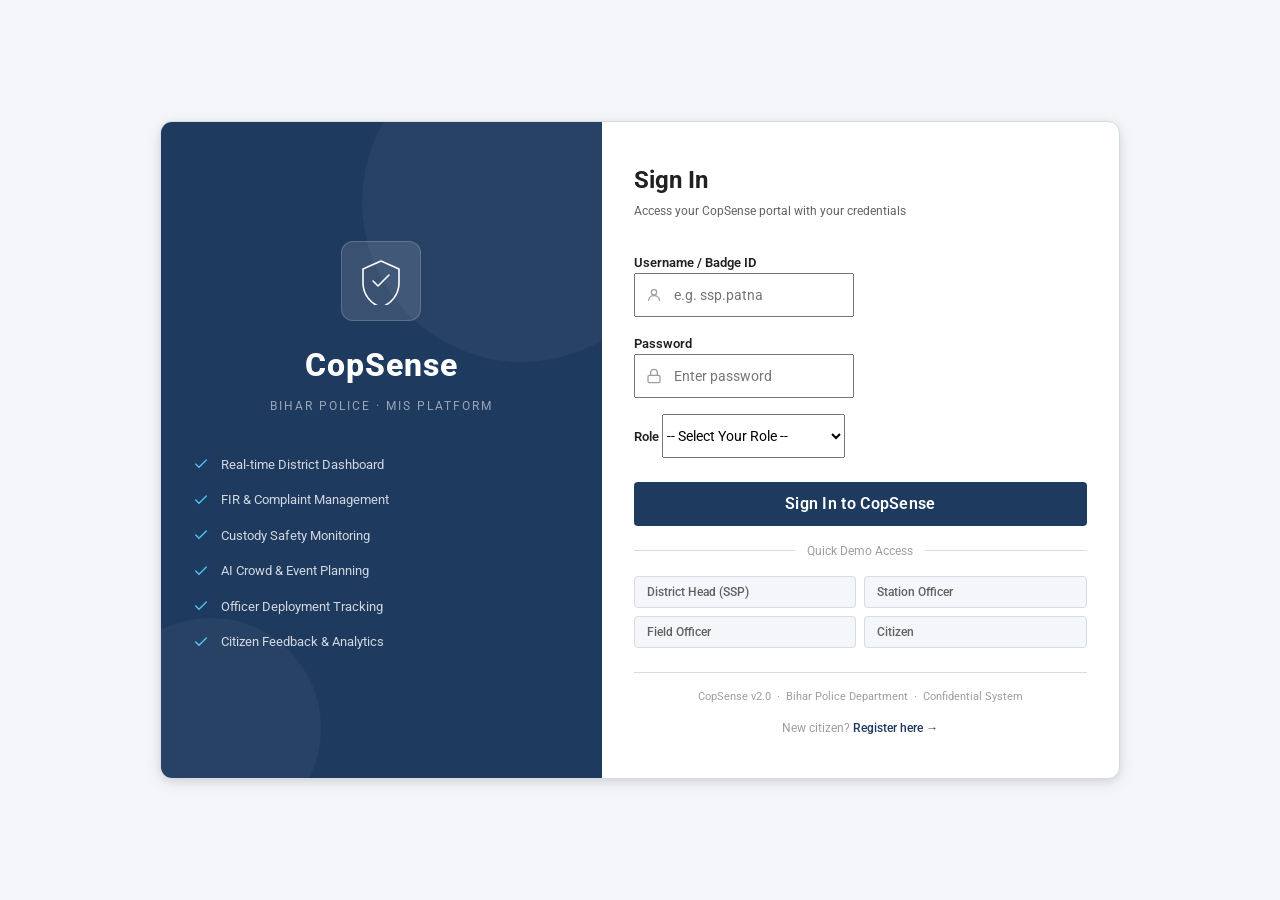
<file: settings.html>
<!DOCTYPE html>
<html lang="en">
<head>
  <meta charset="UTF-8"/>
  <meta name="viewport" content="width=device-width,initial-scale=1.0"/>
  <title>Settings — CopSense</title>
  <link rel="preconnect" href="https://fonts.googleapis.com"/>
  <link href="https://fonts.googleapis.com/css2?family=Roboto:wght@300;400;500;600;700&family=Roboto+Mono:wght@400;500&display=swap" rel="stylesheet"/>
  <link rel="stylesheet" href="css/main.css"/>
  <link rel="stylesheet" href="css/sidebar.css"/>
  <link rel="stylesheet" href="css/components.css"/>
  <style>
    .settings-tabs { display:flex;gap:0;border-bottom:2px solid var(--border);margin-bottom:var(--space-5); }
    .settings-tab { padding:10px var(--space-5);font-size:14px;font-weight:500;color:var(--text-secondary);cursor:pointer;border-bottom:2px solid transparent;margin-bottom:-2px;transition:color var(--transition),border-color var(--transition); }
    .settings-tab.active { color:var(--secondary);border-bottom-color:var(--secondary);font-weight:600; }
    .settings-tab:hover { color:var(--text-primary); }
    .settings-panel { display:none; }
    .settings-panel.active { display:block; }
    .toggle-switch { position:relative;display:inline-block;width:44px;height:24px; }
    .toggle-switch input { opacity:0;width:0;height:0; }
    .toggle-slider { position:absolute;cursor:pointer;top:0;left:0;right:0;bottom:0;background:var(--border);border-radius:12px;transition:.3s; }
    .toggle-slider::before { position:absolute;content:'';height:18px;width:18px;left:3px;bottom:3px;background:#fff;border-radius:50%;transition:.3s; }
    input:checked + .toggle-slider { background:var(--secondary); }
    input:checked + .toggle-slider::before { transform:translateX(20px); }
    .setting-row { display:flex;align-items:center;justify-content:space-between;padding:var(--space-4) 0;border-bottom:1px solid var(--border-light); }
    .setting-row:last-child { border-bottom:none; }
    .setting-label { font-size:14px;font-weight:500; }
    .setting-desc { font-size:12px;color:var(--text-secondary);margin-top:2px; }
  </style>
</head>
<body>
<div class="app-shell">
  <aside class="sidebar" id="sidebar">
    <div class="sidebar-brand"><div class="sidebar-brand-icon"><svg viewBox="0 0 24 24"><path d="M12 2L3 6v8c0 5.5 3.8 10.7 9 12 5.2-1.3 9-6.5 9-12V6L12 2z"/><polyline points="8 12 10.5 14.5 16 9"/></svg></div><div class="sidebar-brand-text"><div class="sidebar-brand-name">CopSense</div><div class="sidebar-brand-tagline">Bihar Police · MIS</div></div></div>
    <div class="sidebar-user"><div class="sidebar-user-avatar" id="sbUserAvatar">--</div><div class="sidebar-user-info"><div class="sidebar-user-name" id="sbUserName">Loading...</div><div class="sidebar-user-role" id="sbUserRole">—</div></div></div>
    <nav class="sidebar-nav">
      <div class="nav-section-label">Overview</div><a class="nav-item" href="dashboard.html"><span class="nav-icon"><svg viewBox="0 0 24 24"><rect x="3" y="3" width="7" height="7" rx="1"/><rect x="14" y="3" width="7" height="7" rx="1"/><rect x="3" y="14" width="7" height="7" rx="1"/><rect x="14" y="14" width="7" height="7" rx="1"/></svg></span><span class="nav-label">Dashboard</span></a>
      <div class="nav-section-label">Operations</div>
      <a class="nav-item" href="fir.html"><span class="nav-icon"><svg viewBox="0 0 24 24"><path d="M14 2H6a2 2 0 0 0-2 2v16a2 2 0 0 0 2 2h12a2 2 0 0 0 2-2V8z"/></svg></span><span class="nav-label">FIR Management</span></a>
      <a class="nav-item" href="complaints.html"><span class="nav-icon"><svg viewBox="0 0 24 24"><path d="M21 15a2 2 0 0 1-2 2H7l-4 4V5a2 2 0 0 1 2-2h14a2 2 0 0 1 2 2z"/></svg></span><span class="nav-label">Complaints</span></a>
      <a class="nav-item" href="custody.html"><span class="nav-icon"><svg viewBox="0 0 24 24"><circle cx="12" cy="12" r="10"/><polyline points="12 6 12 12 16 14"/></svg></span><span class="nav-label">Custody Safety</span></a>
      <div class="nav-section-label">Planning</div>
      <a class="nav-item" href="crowd-planning.html"><span class="nav-icon"><svg viewBox="0 0 24 24"><path d="M17 21v-2a4 4 0 0 0-4-4H5a4 4 0 0 0-4 4v2"/><circle cx="9" cy="7" r="4"/></svg></span><span class="nav-label">AI Crowd Planning</span></a>
      <a class="nav-item" href="deployment.html"><span class="nav-icon"><svg viewBox="0 0 24 24"><polygon points="3 11 22 2 13 21 11 13 3 11"/></svg></span><span class="nav-label">Deployment Map</span></a>
      <a class="nav-item" href="duty.html"><span class="nav-icon"><svg viewBox="0 0 24 24"><path d="M12 22s8-4 8-10V5l-8-3-8 3v7c0 6 8 10 8 10z"/></svg></span><span class="nav-label">Officer Duty</span></a>
      <div class="nav-section-label">Community</div>
      <a class="nav-item" href="feedback.html"><span class="nav-icon"><svg viewBox="0 0 24 24"><path d="M20.84 4.61a5.5 5.5 0 0 0-7.78 0L12 5.67l-1.06-1.06a5.5 5.5 0 0 0-7.78 7.78l1.06 1.06L12 21.23l7.78-7.78 1.06-1.06a5.5 5.5 0 0 0 0-7.78z"/></svg></span><span class="nav-label">Citizen Feedback</span></a>
      <div class="nav-section-label">Reports</div>
      <a class="nav-item" href="reports.html"><span class="nav-icon"><svg viewBox="0 0 24 24"><line x1="18" y1="20" x2="18" y2="10"/><line x1="12" y1="20" x2="12" y2="4"/><line x1="6" y1="20" x2="6" y2="14"/></svg></span><span class="nav-label">Reports &amp; Analytics</span></a>
      <a class="nav-item active" href="settings.html"><span class="nav-icon"><svg viewBox="0 0 24 24"><circle cx="12" cy="12" r="3"/><path d="M19.4 15a1.65 1.65 0 0 0 .33 1.82l.06.06a2 2 0 0 1-2.83 2.83l-.06-.06a1.65 1.65 0 0 0-1.82-.33 1.65 1.65 0 0 0-1 1.51V21a2 2 0 0 1-4 0v-.09A1.65 1.65 0 0 0 9 19.4a1.65 1.65 0 0 0-1.82.33l-.06.06a2 2 0 0 1-2.83-2.83l.06-.06A1.65 1.65 0 0 0 4.68 15a1.65 1.65 0 0 0-1.51-1H3a2 2 0 0 1 0-4h.09A1.65 1.65 0 0 0 4.6 9a1.65 1.65 0 0 0-.33-1.82l-.06-.06a2 2 0 0 1 2.83-2.83l.06.06A1.65 1.65 0 0 0 9 4.68a1.65 1.65 0 0 0 1-1.51V3a2 2 0 0 1 4 0v.09a1.65 1.65 0 0 0 1 1.51 1.65 1.65 0 0 0 1.82-.33l.06-.06a2 2 0 0 1 2.83 2.83l-.06.06A1.65 1.65 0 0 0 19.4 9a1.65 1.65 0 0 0 1.51 1H21a2 2 0 0 1 0 4h-.09a1.65 1.65 0 0 0-1.51 1z"/></svg></span><span class="nav-label">Settings</span></a>
    </nav>
    <div class="sidebar-footer"><div class="nav-item" id="logoutBtn" style="cursor:pointer;"><span class="nav-icon"><svg viewBox="0 0 24 24"><path d="M9 21H5a2 2 0 0 1-2-2V5a2 2 0 0 1 2-2h4"/><polyline points="16 17 21 12 16 7"/><line x1="21" y1="12" x2="9" y2="12"/></svg></span><span class="nav-label">Logout</span></div></div>
  </aside>

  <div class="main-content" id="mainContent">
    <nav class="top-navbar" id="topNavbar">
      <div class="navbar-left"><button class="sidebar-toggle-btn" id="sidebarToggle"><svg viewBox="0 0 24 24"><line x1="3" y1="6" x2="21" y2="6"/><line x1="3" y1="12" x2="21" y2="12"/><line x1="3" y1="18" x2="21" y2="18"/></svg></button><div class="navbar-breadcrumb"><span>CopSense</span><svg width="12" height="12" viewBox="0 0 24 24" style="stroke:#9E9E9E;fill:none;stroke-width:2;stroke-linecap:round"><polyline points="9 18 15 12 9 6"/></svg><span class="current">Settings</span></div><span class="district-badge">Patna District</span></div>
      <div class="navbar-right"><div class="navbar-datetime" id="navDatetime">--</div><div class="navbar-user"><div class="navbar-user-avatar" id="navUserAvatar">--</div><div><div class="navbar-user-name" id="navUserName">Loading</div><div class="navbar-user-role" id="navUserRole">—</div></div></div></div>
    </nav>

    <main class="page-body">
      <div class="page-header-row">
        <div><h1>System Settings</h1><p style="color:var(--text-secondary);font-size:13px;margin-top:4px;">Manage users, roles, notifications and system preferences</p></div>
      </div>

      <!-- Tabs -->
      <div class="settings-tabs">
        <div class="settings-tab active" data-tab="users">User Management</div>
        <div class="settings-tab" data-tab="roles">Role Management</div>
        <div class="settings-tab" data-tab="notifications">Notifications</div>
        <div class="settings-tab" data-tab="system">System</div>
      </div>

      <!-- Users Panel -->
      <div class="settings-panel active" id="tab-users">
        <div class="page-header-row" style="margin-bottom:var(--space-4);">
          <div class="section-title" style="margin:0;">Officers &amp; Users</div>
          <button class="btn btn-primary btn-sm" data-modal-open="addUserModal"><svg viewBox="0 0 24 24"><line x1="12" y1="5" x2="12" y2="19"/><line x1="5" y1="12" x2="19" y2="12"/></svg>Add User</button>
        </div>
        <div class="table-wrapper">
          <table class="data-table">
            <thead><tr><th>Badge / ID</th><th>Name</th><th>Role</th><th>Station</th><th>Status</th><th>Last Login</th><th>Actions</th></tr></thead>
            <tbody>
              <tr><td class="td-id">ADM-001</td><td class="td-bold">SSP Amit Kumar Singh</td><td><span class="badge badge-primary">District Head</span></td><td>Patna District HQ</td><td><span class="badge badge-success">Active</span></td><td>Today, 08:00</td><td><button class="btn btn-icon" title="Edit"><svg viewBox="0 0 24 24"><path d="M11 4H4a2 2 0 0 0-2 2v14a2 2 0 0 0 2 2h14a2 2 0 0 0 2-2v-7"/><path d="M18.5 2.5a2.121 2.121 0 0 1 3 3L12 15l-4 1 1-4 9.5-9.5z"/></svg></button></td></tr>
              <tr><td class="td-id">SI-0024</td><td class="td-bold">Insp. R.K. Sharma</td><td><span class="badge badge-info">Station Officer</span></td><td>Patna City</td><td><span class="badge badge-success">Active</span></td><td>Today, 09:15</td><td><button class="btn btn-icon" title="Edit"><svg viewBox="0 0 24 24"><path d="M11 4H4a2 2 0 0 0-2 2v14a2 2 0 0 0 2 2h14a2 2 0 0 0 2-2v-7"/><path d="M18.5 2.5a2.121 2.121 0 0 1 3 3L12 15l-4 1 1-4 9.5-9.5z"/></svg></button></td></tr>
              <tr><td class="td-id">ASI-0047</td><td class="td-bold">ASI Deepak Singh</td><td><span class="badge badge-neutral">Field Officer</span></td><td>Kankarbagh</td><td><span class="badge badge-success">Active</span></td><td>Today, 08:30</td><td><button class="btn btn-icon" title="Edit"><svg viewBox="0 0 24 24"><path d="M11 4H4a2 2 0 0 0-2 2v14a2 2 0 0 0 2 2h14a2 2 0 0 0 2-2v-7"/><path d="M18.5 2.5a2.121 2.121 0 0 1 3 3L12 15l-4 1 1-4 9.5-9.5z"/></svg></button></td></tr>
              <tr><td class="td-id">CONST-0112</td><td class="td-bold">Const. Mohan Lal</td><td><span class="badge badge-neutral">Field Officer</span></td><td>Gardanibagh</td><td><span class="badge badge-warning">On Leave</span></td><td>Yesterday</td><td><button class="btn btn-icon" title="Edit"><svg viewBox="0 0 24 24"><path d="M11 4H4a2 2 0 0 0-2 2v14a2 2 0 0 0 2 2h14a2 2 0 0 0 2-2v-7"/><path d="M18.5 2.5a2.121 2.121 0 0 1 3 3L12 15l-4 1 1-4 9.5-9.5z"/></svg></button></td></tr>
              <tr><td class="td-id">MED-001</td><td class="td-bold">Dr. Sunita Verma</td><td><span class="badge badge-success">Medical Officer</span></td><td>Patna District HQ</td><td><span class="badge badge-success">Active</span></td><td>Today, 10:00</td><td><button class="btn btn-icon" title="Edit"><svg viewBox="0 0 24 24"><path d="M11 4H4a2 2 0 0 0-2 2v14a2 2 0 0 0 2 2h14a2 2 0 0 0 2-2v-7"/><path d="M18.5 2.5a2.121 2.121 0 0 1 3 3L12 15l-4 1 1-4 9.5-9.5z"/></svg></button></td></tr>
            </tbody>
          </table>
        </div>
      </div>

      <!-- Roles Panel -->
      <div class="settings-panel" id="tab-roles">
        <div class="section-title">Role Permissions Matrix</div>
        <div class="table-wrapper">
          <table class="data-table">
            <thead><tr><th>Module</th><th>District Head</th><th>Station Officer</th><th>Field Officer</th><th>Citizen</th></tr></thead>
            <tbody>
              <tr><td class="td-bold">Dashboard</td><td><span class="badge badge-success">Full Access</span></td><td><span class="badge badge-warning">Station View</span></td><td><span class="badge badge-neutral">None</span></td><td><span class="badge badge-neutral">None</span></td></tr>
              <tr><td class="td-bold">FIR Management</td><td><span class="badge badge-success">Full Access</span></td><td><span class="badge badge-success">Full Access</span></td><td><span class="badge badge-info">View Only</span></td><td><span class="badge badge-neutral">None</span></td></tr>
              <tr><td class="td-bold">Complaints</td><td><span class="badge badge-success">Full Access</span></td><td><span class="badge badge-success">Full Access</span></td><td><span class="badge badge-neutral">None</span></td><td><span class="badge badge-info">Submit Only</span></td></tr>
              <tr><td class="td-bold">Custody Safety</td><td><span class="badge badge-success">Full Access</span></td><td><span class="badge badge-success">Full Access</span></td><td><span class="badge badge-warning">Update Only</span></td><td><span class="badge badge-neutral">None</span></td></tr>
              <tr><td class="td-bold">AI Crowd Planning</td><td><span class="badge badge-success">Full Access</span></td><td><span class="badge badge-info">View + Create</span></td><td><span class="badge badge-neutral">None</span></td><td><span class="badge badge-neutral">None</span></td></tr>
              <tr><td class="td-bold">Deployment Map</td><td><span class="badge badge-success">Full Access</span></td><td><span class="badge badge-info">View Only</span></td><td><span class="badge badge-info">Own Location</span></td><td><span class="badge badge-neutral">None</span></td></tr>
              <tr><td class="td-bold">Reports</td><td><span class="badge badge-success">Full Access</span></td><td><span class="badge badge-warning">Station Only</span></td><td><span class="badge badge-neutral">None</span></td><td><span class="badge badge-neutral">None</span></td></tr>
              <tr><td class="td-bold">Citizen Feedback</td><td><span class="badge badge-success">Full Access</span></td><td><span class="badge badge-info">View Only</span></td><td><span class="badge badge-neutral">None</span></td><td><span class="badge badge-info">Submit Only</span></td></tr>
            </tbody>
          </table>
        </div>
      </div>

      <!-- Notifications Panel -->
      <div class="settings-panel" id="tab-notifications">
        <div class="card"><div class="card-header"><div class="card-title">Alert Configuration</div></div>
        <div class="card-body">
          <div class="setting-row"><div><div class="setting-label">Custody No-Update Alert</div><div class="setting-desc">Trigger alert when no health update for defined hours</div></div><label class="toggle-switch"><input type="checkbox" checked><span class="toggle-slider"></span></label></div>
          <div class="setting-row"><div><div class="setting-label">Custody Alert Threshold</div><div class="setting-desc">Hours without update before alerting</div></div><select class="form-control form-select" style="width:120px;height:36px;font-size:13px;"><option>4 hours</option><option>6 hours</option><option>8 hours</option></select></div>
          <div class="setting-row"><div><div class="setting-label">High Priority Complaint Alert</div><div class="setting-desc">Immediate notification for AI-flagged complaints</div></div><label class="toggle-switch"><input type="checkbox" checked><span class="toggle-slider"></span></label></div>
          <div class="setting-row"><div><div class="setting-label">Officer Off-Post Alert</div><div class="setting-desc">Notify when officer is not at assigned location</div></div><label class="toggle-switch"><input type="checkbox" checked><span class="toggle-slider"></span></label></div>
          <div class="setting-row"><div><div class="setting-label">SMS Notifications</div><div class="setting-desc">Send SMS to SSP for critical alerts</div></div><label class="toggle-switch"><input type="checkbox"><span class="toggle-slider"></span></label></div>
          <div class="setting-row"><div><div class="setting-label">Daily Summary Email</div><div class="setting-desc">Send end-of-day report to District Head</div></div><label class="toggle-switch"><input type="checkbox" checked><span class="toggle-slider"></span></label></div>
          <div style="margin-top:var(--space-4);"><button class="btn btn-primary" onclick="showToast('Notification settings saved.','success')">Save Settings</button></div>
        </div></div>
      </div>

      <!-- System Panel -->
      <div class="settings-panel" id="tab-system">
        <div class="card"><div class="card-header"><div class="card-title">System Information</div></div>
        <div class="card-body">
          <div class="setting-row"><div><div class="setting-label">CopSense Version</div></div><span style="font-family:monospace;font-size:13px;">v2.0.0</span></div>
          <div class="setting-row"><div><div class="setting-label">District</div></div><span class="badge badge-primary">Patna, Bihar</span></div>
          <div class="setting-row"><div><div class="setting-label">AI Engine</div></div><span class="badge badge-success">Active</span></div>
          <div class="setting-row"><div><div class="setting-label">GPS Tracking</div></div><span class="badge badge-success">Active</span></div>
          <div class="setting-row"><div><div class="setting-label">Auto-logout (idle)</div></div><select class="form-control form-select" style="width:130px;height:36px;font-size:13px;"><option>30 minutes</option><option>1 hour</option><option>2 hours</option></select></div>
          <div class="setting-row"><div><div class="setting-label">Data Encryption</div></div><span class="badge badge-success">AES-256 Active</span></div>
          <div class="setting-row"><div><div class="setting-label">Audit Logging</div></div><label class="toggle-switch"><input type="checkbox" checked><span class="toggle-slider"></span></label></div>
          <div style="margin-top:var(--space-4);display:flex;gap:var(--space-3);">
            <button class="btn btn-secondary" onclick="showToast('System check passed. All services operational.','success')">Run System Check</button>
            <button class="btn btn-primary" onclick="showToast('Settings saved.','success')">Save Settings</button>
          </div>
        </div></div>
      </div>
    </main>
  </div>
</div>

<!-- Add User Modal -->
<div class="modal-overlay" id="addUserModal">
  <div class="modal">
    <div class="modal-header"><div class="modal-title">Add New User</div><button class="modal-close" data-modal-close="addUserModal"><svg viewBox="0 0 24 24"><line x1="18" y1="6" x2="6" y2="18"/><line x1="6" y1="6" x2="18" y2="18"/></svg></button></div>
    <div class="modal-body">
      <div class="form-row"><div class="form-group"><label class="form-label">Full Name <span class="required">*</span></label><input type="text" class="form-control" placeholder="Full name"/></div><div class="form-group"><label class="form-label">Badge / ID</label><input type="text" class="form-control" placeholder="e.g. SI-0099"/></div></div>
      <div class="form-row"><div class="form-group"><label class="form-label">Role <span class="required">*</span></label><select class="form-control form-select"><option>District Head</option><option>Station Officer</option><option>Field Officer</option><option>Medical Officer</option><option>Citizen</option></select></div><div class="form-group"><label class="form-label">Station</label><select class="form-control form-select"><option>HQ</option><option>Patna City</option><option>Kankarbagh</option><option>Gardanibagh</option><option>Boring Road</option><option>Phulwari</option><option>Sachivalaya</option></select></div></div>
      <div class="form-row"><div class="form-group"><label class="form-label">Username <span class="required">*</span></label><input type="text" class="form-control" placeholder="Username for login"/></div><div class="form-group"><label class="form-label">Password <span class="required">*</span></label><input type="password" class="form-control" placeholder="Initial password"/></div></div>
    </div>
    <div class="modal-footer"><button class="btn btn-secondary" data-modal-close="addUserModal">Cancel</button><button class="btn btn-primary" onclick="showToast('User added successfully.','success');closeModal('addUserModal');">Add User</button></div>
  </div>
</div>

<script src="js/api.js"></script>
<script src="js/common.js"></script>
<script>
'use strict';
// Auth and RBAC enforced by common.js
document.addEventListener('DOMContentLoaded', function() {
  document.querySelectorAll('.settings-tab').forEach(function(tab) {
    tab.addEventListener('click', function() {
      document.querySelectorAll('.settings-tab').forEach(t => t.classList.remove('active'));
      document.querySelectorAll('.settings-panel').forEach(p => p.classList.remove('active'));
      this.classList.add('active');
      const panel = document.getElementById('tab-' + this.dataset.tab);
      if (panel) panel.classList.add('active');
    });
  });
});
</script>
</body>
</html>
</file>
<file: css/main.css>
/* =========================================
   CopSense — Main CSS
   Design System Tokens & Global Styles
   ========================================= */

@import url('https://fonts.googleapis.com/css2?family=Roboto:wght@300;400;500;600;700&family=Roboto+Mono:wght@400;500&display=swap');

/* --- Design Tokens --- */
:root {
  /* Colors */
  --primary:        #1F3A5F;
  --primary-hover:  #162d4a;
  --secondary:      #2E5C8A;
  --secondary-hover:#245079;
  --bg-page:        #F4F6F9;
  --bg-card:        #FFFFFF;
  --border:         #D6DCE5;
  --border-light:   #EDF0F5;

  /* Status */
  --success:        #2E7D32;
  --success-bg:     #E8F5E9;
  --warning:        #F9A825;
  --warning-bg:     #FFF8E1;
  --danger:         #C62828;
  --danger-bg:      #FFEBEE;
  --info:           #1565C0;
  --info-bg:        #E3F2FD;

  /* Text */
  --text-primary:   #212121;
  --text-secondary: #616161;
  --text-muted:     #9E9E9E;
  --text-on-dark:   #FFFFFF;

  /* Typography */
  --font-main:      'Roboto', Arial, sans-serif;
  --font-mono:      'Roboto Mono', monospace;

  --text-xs:   11px;
  --text-sm:   12px;
  --text-base: 14px;
  --text-md:   16px;
  --text-lg:   18px;
  --text-xl:   22px;
  --text-2xl:  24px;
  --text-3xl:  30px;

  /* Spacing */
  --space-1:  4px;
  --space-2:  8px;
  --space-3:  12px;
  --space-4:  16px;
  --space-5:  20px;
  --space-6:  24px;
  --space-8:  32px;
  --space-10: 40px;

  /* Layout */
  --sidebar-width: 240px;
  --navbar-height: 60px;
  --radius-sm: 4px;
  --radius:    8px;
  --radius-lg: 12px;

  /* Shadows */
  --shadow-sm: 0 1px 3px rgba(0,0,0,0.08), 0 1px 2px rgba(0,0,0,0.05);
  --shadow:    0 2px 8px rgba(0,0,0,0.10), 0 1px 3px rgba(0,0,0,0.06);
  --shadow-md: 0 4px 16px rgba(0,0,0,0.10), 0 2px 6px rgba(0,0,0,0.06);

  /* Transitions */
  --transition: 150ms ease;
}

/* --- Reset & Base --- */
*, *::before, *::after {
  box-sizing: border-box;
  margin: 0;
  padding: 0;
}

html {
  font-size: var(--text-base);
  scroll-behavior: smooth;
}

body {
  font-family: var(--font-main);
  background: var(--bg-page);
  color: var(--text-primary);
  line-height: 1.5;
  -webkit-font-smoothing: antialiased;
}

a {
  text-decoration: none;
  color: inherit;
}

ul, ol {
  list-style: none;
}

img {
  max-width: 100%;
  display: block;
}

input, select, textarea, button {
  font-family: inherit;
  font-size: inherit;
}

/* --- App Shell --- */
.app-shell {
  display: flex;
  height: 100vh;
  overflow: hidden;
}

.main-content {
  flex: 1;
  display: flex;
  flex-direction: column;
  overflow: hidden;
  margin-left: var(--sidebar-width);
  transition: margin-left var(--transition);
}

.main-content.sidebar-collapsed {
  margin-left: 60px;
}

.page-body {
  flex: 1;
  overflow-y: auto;
  padding: var(--space-6);
  padding-top: calc(var(--navbar-height) + var(--space-6));
}

/* --- Page Header --- */
.page-header {
  margin-bottom: var(--space-6);
}

.page-header h1 {
  font-size: var(--text-2xl);
  font-weight: 700;
  color: var(--text-primary);
  line-height: 1.2;
}

.page-header p {
  font-size: var(--text-base);
  color: var(--text-secondary);
  margin-top: var(--space-1);
}

.page-header-row {
  display: flex;
  align-items: center;
  justify-content: space-between;
  flex-wrap: wrap;
  gap: var(--space-3);
  margin-bottom: var(--space-6);
}

.page-header-row h1 {
  font-size: var(--text-xl);
  font-weight: 700;
}

/* --- Section Titles --- */
.section-title {
  font-size: var(--text-lg);
  font-weight: 600;
  color: var(--text-primary);
  margin-bottom: var(--space-4);
}

.section-subtitle {
  font-size: var(--text-sm);
  color: var(--text-secondary);
  margin-top: -var(--space-3);
  margin-bottom: var(--space-4);
}

/* --- Grid Utilities --- */
.grid {
  display: grid;
  gap: var(--space-4);
}

.grid-4 { grid-template-columns: repeat(4, 1fr); }
.grid-3 { grid-template-columns: repeat(3, 1fr); }
.grid-2 { grid-template-columns: repeat(2, 1fr); }

/* --- Flex Utilities --- */
.flex { display: flex; }
.flex-center { display: flex; align-items: center; justify-content: center; }
.flex-between { display: flex; align-items: center; justify-content: space-between; }
.flex-gap-2 { gap: var(--space-2); }
.flex-gap-3 { gap: var(--space-3); }
.flex-gap-4 { gap: var(--space-4); }
.items-center { align-items: center; }

/* --- Badge / Pill --- */
.badge {
  display: inline-flex;
  align-items: center;
  gap: 4px;
  padding: 2px 8px;
  border-radius: 100px;
  font-size: var(--text-xs);
  font-weight: 600;
  letter-spacing: 0.3px;
  white-space: nowrap;
}

.badge-success { background: var(--success-bg); color: var(--success); }
.badge-warning { background: var(--warning-bg); color: #7B5800; }
.badge-danger  { background: var(--danger-bg);  color: var(--danger); }
.badge-info    { background: var(--info-bg);    color: var(--info); }
.badge-neutral { background: #F5F5F5;           color: var(--text-secondary); }
.badge-primary { background: #E8EDF5;           color: var(--primary); }

/* --- Status Dot --- */
.status-dot {
  display: inline-block;
  width: 8px;
  height: 8px;
  border-radius: 50%;
  flex-shrink: 0;
}
.dot-green  { background: var(--success); }
.dot-orange { background: var(--warning); }
.dot-red    { background: var(--danger); }
.dot-blue   { background: var(--secondary); }
.dot-gray   { background: var(--text-muted); }

/* --- Scrollbar styling --- */
::-webkit-scrollbar { width: 6px; height: 6px; }
::-webkit-scrollbar-track { background: var(--border-light); }
::-webkit-scrollbar-thumb { background: #B0BEC5; border-radius: 3px; }
::-webkit-scrollbar-thumb:hover { background: #90A4AE; }

/* --- Responsive --- */
@media (max-width: 1200px) {
  .grid-4 { grid-template-columns: repeat(2, 1fr); }
}

@media (max-width: 1024px) {
  :root { --sidebar-width: 220px; }
}

@media (max-width: 768px) {
  .main-content { margin-left: 0; }
  .grid-4, .grid-3, .grid-2 { grid-template-columns: 1fr; }
  .page-body { padding: var(--space-4); padding-top: calc(var(--navbar-height) + var(--space-4)); }
}

/* --- Print --- */
@media print {
  .sidebar, .top-navbar { display: none; }
  .main-content { margin-left: 0; }
  .page-body { padding: 0; }
}
</file>
<file: css/login.css>
/* =========================================
   CopSense Login Page Styles
   ========================================= */

body.login-page {
  background: #F4F6F9;
  display: flex;
  align-items: center;
  justify-content: center;
  min-height: 100vh;
  font-family: var(--font-main);
}

.login-wrap {
  display: flex;
  width: 100%;
  max-width: 960px;
  min-height: 560px;
  background: var(--bg-card);
  border-radius: var(--radius-lg);
  box-shadow: var(--shadow-md);
  overflow: hidden;
  border: 1px solid var(--border);
}

/* Left panel */
.login-panel-left {
  width: 46%;
  background: var(--primary);
  display: flex;
  flex-direction: column;
  align-items: center;
  justify-content: center;
  padding: var(--space-10) var(--space-8);
  position: relative;
  overflow: hidden;
}

.login-panel-left::before {
  content: '';
  position: absolute;
  width: 320px;
  height: 320px;
  border-radius: 50%;
  background: rgba(255,255,255,0.04);
  top: -80px;
  right: -80px;
}

.login-panel-left::after {
  content: '';
  position: absolute;
  width: 220px;
  height: 220px;
  border-radius: 50%;
  background: rgba(255,255,255,0.04);
  bottom: -60px;
  left: -60px;
}

.login-logo {
  width: 80px;
  height: 80px;
  background: rgba(255,255,255,0.12);
  border-radius: var(--radius-lg);
  display: flex;
  align-items: center;
  justify-content: center;
  margin-bottom: var(--space-5);
  border: 1px solid rgba(255,255,255,0.18);
}

.login-logo svg {
  width: 48px;
  height: 48px;
  stroke: #FFFFFF;
  fill: none;
  stroke-width: 1.6;
  stroke-linecap: round;
  stroke-linejoin: round;
}

.login-brand-name {
  font-size: 32px;
  font-weight: 800;
  color: #FFFFFF;
  letter-spacing: 1px;
  margin-bottom: var(--space-2);
  text-align: center;
}

.login-brand-sub {
  font-size: 12px;
  color: rgba(255,255,255,0.55);
  text-transform: uppercase;
  letter-spacing: 2px;
  text-align: center;
  margin-bottom: var(--space-8);
}

.login-features {
  width: 100%;
}

.login-feature-item {
  display: flex;
  align-items: center;
  gap: var(--space-3);
  padding: var(--space-2) 0;
  color: rgba(255,255,255,0.8);
  font-size: 13px;
}

.login-feature-item svg {
  width: 16px;
  height: 16px;
  stroke: #4FC3F7;
  fill: none;
  stroke-width: 2;
  stroke-linecap: round;
  flex-shrink: 0;
}

/* Right panel */
.login-panel-right {
  flex: 1;
  padding: var(--space-10) var(--space-8);
  display: flex;
  flex-direction: column;
  justify-content: center;
}

.login-title {
  font-size: var(--text-2xl);
  font-weight: 700;
  color: var(--text-primary);
  margin-bottom: var(--space-1);
}

.login-subtitle {
  font-size: var(--text-sm);
  color: var(--text-secondary);
  margin-bottom: var(--space-8);
}

.login-form .form-group {
  margin-bottom: var(--space-4);
}

.login-form .form-label {
  font-size: 13px;
  font-weight: 600;
  color: var(--text-primary);
}

.login-form .form-control,
.login-form .form-select {
  height: 44px;
  font-size: var(--text-base);
}

.login-input-wrap {
  position: relative;
}

.login-input-wrap svg {
  position: absolute;
  left: 12px;
  top: 50%;
  transform: translateY(-50%);
  width: 16px;
  height: 16px;
  stroke: var(--text-muted);
  fill: none;
  stroke-width: 2;
  stroke-linecap: round;
  pointer-events: none;
}

.login-input-wrap .form-control {
  padding-left: 38px;
}

.login-btn {
  width: 100%;
  height: 44px;
  background: var(--primary);
  color: #FFFFFF;
  border: none;
  border-radius: var(--radius-sm);
  font-size: var(--text-md);
  font-weight: 600;
  cursor: pointer;
  transition: background var(--transition), box-shadow var(--transition);
  margin-top: var(--space-2);
  letter-spacing: 0.3px;
}

.login-btn:hover {
  background: var(--primary-hover);
  box-shadow: 0 3px 10px rgba(31,58,95,0.3);
}

.login-divider {
  display: flex;
  align-items: center;
  gap: var(--space-3);
  margin: var(--space-4) 0;
  color: var(--text-muted);
  font-size: var(--text-sm);
}

.login-divider::before,
.login-divider::after {
  content: '';
  flex: 1;
  height: 1px;
  background: var(--border);
}

.demo-roles {
  display: grid;
  grid-template-columns: repeat(2, 1fr);
  gap: var(--space-2);
}

.demo-role-btn {
  padding: 8px var(--space-3);
  border: 1px solid var(--border);
  border-radius: var(--radius-sm);
  background: var(--bg-page);
  font-size: 12px;
  cursor: pointer;
  transition: background var(--transition), border-color var(--transition);
  color: var(--text-secondary);
  font-weight: 500;
  text-align: left;
}

.demo-role-btn:hover {
  background: #E8EDF5;
  border-color: var(--secondary);
  color: var(--primary);
}

.login-footer {
  margin-top: var(--space-6);
  font-size: var(--text-xs);
  color: var(--text-muted);
  text-align: center;
  border-top: 1px solid var(--border);
  padding-top: var(--space-4);
}

/* Error state */
.login-error {
  background: var(--danger-bg);
  color: var(--danger);
  border: 1px solid rgba(198,40,40,0.25);
  border-radius: var(--radius-sm);
  padding: 10px var(--space-3);
  font-size: 13px;
  margin-bottom: var(--space-3);
  display: none;
}

.login-error.show { display: block; }

@media (max-width: 768px) {
  .login-wrap { flex-direction: column; max-width: 440px; }
  .login-panel-left { width: 100%; padding: var(--space-8) var(--space-6); min-height: 220px; }
  .login-logo { width: 60px; height: 60px; margin-bottom: var(--space-3); }
  .login-brand-name { font-size: 24px; }
  .login-features { display: none; }
  .login-panel-right { padding: var(--space-6); }
}
</file>
<file: css/sidebar.css>
/* =========================================
   CopSense — Sidebar & Navbar CSS
   ========================================= */

/* --- Sidebar --- */
.sidebar {
  width: var(--sidebar-width);
  background: var(--primary);
  height: 100vh;
  position: fixed;
  top: 0;
  left: 0;
  z-index: 1000;
  display: flex;
  flex-direction: column;
  overflow: hidden;
  transition: width var(--transition);
  user-select: none;
}

.sidebar.collapsed {
  width: 60px;
}

/* Brand */
.sidebar-brand {
  display: flex;
  align-items: center;
  gap: var(--space-3);
  padding: 0 var(--space-4);
  height: var(--navbar-height);
  border-bottom: 1px solid rgba(255,255,255,0.1);
  flex-shrink: 0;
  overflow: hidden;
}

.sidebar-brand-icon {
  width: 36px;
  height: 36px;
  flex-shrink: 0;
  background: rgba(255,255,255,0.15);
  border-radius: var(--radius-sm);
  display: flex;
  align-items: center;
  justify-content: center;
}

.sidebar-brand-icon svg {
  width: 22px;
  height: 22px;
  fill: none;
  stroke: #FFFFFF;
  stroke-width: 2;
  stroke-linecap: round;
  stroke-linejoin: round;
}

.sidebar-brand-text {
  overflow: hidden;
  white-space: nowrap;
}

.sidebar-brand-name {
  font-size: 16px;
  font-weight: 700;
  color: #FFFFFF;
  letter-spacing: 0.5px;
  line-height: 1.1;
}

.sidebar-brand-tagline {
  font-size: 10px;
  color: rgba(255,255,255,0.55);
  letter-spacing: 0.3px;
  margin-top: 1px;
}

/* Sidebar User Info */
.sidebar-user {
  padding: var(--space-3) var(--space-4);
  border-bottom: 1px solid rgba(255,255,255,0.1);
  display: flex;
  align-items: center;
  gap: var(--space-3);
  overflow: hidden;
  flex-shrink: 0;
}

.sidebar-user-avatar {
  width: 34px;
  height: 34px;
  border-radius: 50%;
  background: rgba(255,255,255,0.2);
  display: flex;
  align-items: center;
  justify-content: center;
  flex-shrink: 0;
  font-size: 13px;
  font-weight: 700;
  color: #FFFFFF;
}

.sidebar-user-info {
  overflow: hidden;
  white-space: nowrap;
}

.sidebar-user-name {
  font-size: 13px;
  font-weight: 600;
  color: #FFFFFF;
}

.sidebar-user-role {
  font-size: 11px;
  color: rgba(255,255,255,0.55);
}

/* Sidebar Nav */
.sidebar-nav {
  flex: 1;
  overflow-y: auto;
  overflow-x: hidden;
  padding: var(--space-2) 0;
}

.sidebar-nav::-webkit-scrollbar { width: 3px; }
.sidebar-nav::-webkit-scrollbar-thumb { background: rgba(255,255,255,0.2); }

.nav-section-label {
  font-size: 10px;
  font-weight: 600;
  letter-spacing: 1.2px;
  text-transform: uppercase;
  color: rgba(255,255,255,0.35);
  padding: var(--space-3) var(--space-4) var(--space-1);
  white-space: nowrap;
  overflow: hidden;
}

.sidebar.collapsed .nav-section-label {
  opacity: 0;
  pointer-events: none;
}

.nav-item {
  display: flex;
  align-items: center;
  gap: var(--space-3);
  padding: 10px var(--space-4);
  color: rgba(255,255,255,0.72);
  font-size: var(--text-base);
  font-weight: 500;
  cursor: pointer;
  transition: background var(--transition), color var(--transition);
  white-space: nowrap;
  overflow: hidden;
  position: relative;
  border-left: 3px solid transparent;
}

.nav-item:hover {
  background: rgba(255,255,255,0.08);
  color: #FFFFFF;
}

.nav-item.active {
  background: rgba(255,255,255,0.12);
  color: #FFFFFF;
  border-left-color: #4FC3F7;
}

.nav-item .nav-icon {
  width: 20px;
  height: 20px;
  flex-shrink: 0;
  display: flex;
  align-items: center;
  justify-content: center;
}

.nav-item .nav-icon svg {
  width: 18px;
  height: 18px;
  stroke: currentColor;
  fill: none;
  stroke-width: 1.8;
  stroke-linecap: round;
  stroke-linejoin: round;
}

.nav-item .nav-label {
  overflow: hidden;
  text-overflow: ellipsis;
}

.nav-badge {
  margin-left: auto;
  background: var(--danger);
  color: #FFFFFF;
  font-size: 10px;
  font-weight: 700;
  min-width: 18px;
  height: 18px;
  border-radius: 9px;
  display: flex;
  align-items: center;
  justify-content: center;
  padding: 0 4px;
  flex-shrink: 0;
}

.sidebar.collapsed .nav-badge,
.sidebar.collapsed .nav-label {
  display: none;
}

/* Sidebar Footer */
.sidebar-footer {
  padding: var(--space-3) var(--space-4);
  border-top: 1px solid rgba(255,255,255,0.1);
  flex-shrink: 0;
}

.sidebar-footer .nav-item {
  padding: 8px 0;
  border-left: none;
}

/* --- Top Navbar --- */
.top-navbar {
  position: fixed;
  top: 0;
  left: var(--sidebar-width);
  right: 0;
  height: var(--navbar-height);
  background: var(--bg-card);
  border-bottom: 1px solid var(--border);
  display: flex;
  align-items: center;
  justify-content: space-between;
  padding: 0 var(--space-6);
  z-index: 900;
  transition: left var(--transition);
}

.top-navbar.sidebar-collapsed {
  left: 60px;
}

.navbar-left {
  display: flex;
  align-items: center;
  gap: var(--space-4);
}

.sidebar-toggle-btn {
  width: 36px;
  height: 36px;
  border: 1px solid var(--border);
  border-radius: var(--radius-sm);
  background: transparent;
  cursor: pointer;
  display: flex;
  align-items: center;
  justify-content: center;
  color: var(--text-secondary);
  transition: background var(--transition), color var(--transition);
}

.sidebar-toggle-btn:hover {
  background: var(--bg-page);
  color: var(--text-primary);
}

.sidebar-toggle-btn svg {
  width: 18px;
  height: 18px;
  stroke: currentColor;
  fill: none;
  stroke-width: 2;
  stroke-linecap: round;
}

.navbar-breadcrumb {
  font-size: var(--text-sm);
  color: var(--text-secondary);
  display: flex;
  align-items: center;
  gap: var(--space-2);
}

.navbar-breadcrumb .current {
  font-weight: 600;
  color: var(--text-primary);
}

.navbar-right {
  display: flex;
  align-items: center;
  gap: var(--space-3);
}

/* Notification Bell */
.notification-btn {
  width: 36px;
  height: 36px;
  border: 1px solid var(--border);
  border-radius: var(--radius-sm);
  background: transparent;
  cursor: pointer;
  display: flex;
  align-items: center;
  justify-content: center;
  color: var(--text-secondary);
  position: relative;
  transition: background var(--transition);
}

.notification-btn:hover { background: var(--bg-page); }

.notification-btn svg {
  width: 18px;
  height: 18px;
  stroke: currentColor;
  fill: none;
  stroke-width: 1.8;
  stroke-linecap: round;
}

.notification-badge {
  position: absolute;
  top: 4px;
  right: 4px;
  width: 8px;
  height: 8px;
  background: var(--danger);
  border-radius: 50%;
  border: 2px solid var(--bg-card);
}

/* Navbar Datetime */
.navbar-datetime {
  font-size: var(--text-sm);
  color: var(--text-secondary);
  font-family: var(--font-mono);
  background: var(--bg-page);
  padding: 4px var(--space-3);
  border-radius: var(--radius-sm);
  border: 1px solid var(--border);
}

/* User Profile */
.navbar-user {
  display: flex;
  align-items: center;
  gap: var(--space-2);
  cursor: pointer;
  padding: 6px var(--space-3);
  border: 1px solid var(--border);
  border-radius: var(--radius-sm);
  transition: background var(--transition);
}

.navbar-user:hover { background: var(--bg-page); }

.navbar-user-avatar {
  width: 28px;
  height: 28px;
  border-radius: 50%;
  background: var(--primary);
  color: #FFFFFF;
  font-size: 11px;
  font-weight: 700;
  display: flex;
  align-items: center;
  justify-content: center;
}

.navbar-user-name {
  font-size: var(--text-sm);
  font-weight: 600;
  color: var(--text-primary);
}

.navbar-user-role {
  font-size: var(--text-xs);
  color: var(--text-secondary);
}

/* District badge */
.district-badge {
  font-size: 11px;
  background: var(--info-bg);
  color: var(--info);
  padding: 3px var(--space-3);
  border-radius: 100px;
  font-weight: 600;
  border: 1px solid rgba(21,101,192,0.2);
}

/* --- Notification Dropdown --- */
.notif-dropdown {
  position: absolute;
  top: calc(100% + 8px);
  right: 0;
  width: 320px;
  background: var(--bg-card);
  border: 1px solid var(--border);
  border-radius: var(--radius);
  box-shadow: var(--shadow-md);
  z-index: 9999;
  display: none;
}

.notif-dropdown.open { display: block; }

.notif-header {
  padding: var(--space-3) var(--space-4);
  border-bottom: 1px solid var(--border);
  display: flex;
  align-items: center;
  justify-content: space-between;
}

.notif-header span {
  font-size: 13px;
  font-weight: 600;
}

.notif-list {
  max-height: 320px;
  overflow-y: auto;
}

.notif-item {
  display: flex;
  gap: var(--space-3);
  padding: var(--space-3) var(--space-4);
  border-bottom: 1px solid var(--border-light);
  cursor: pointer;
  transition: background var(--transition);
}

.notif-item:hover { background: var(--bg-page); }

.notif-item:last-child { border-bottom: none; }

.notif-dot {
  width: 8px;
  height: 8px;
  border-radius: 50%;
  margin-top: 5px;
  flex-shrink: 0;
}

.notif-text {
  font-size: 12px;
  color: var(--text-primary);
  line-height: 1.4;
}

.notif-time {
  font-size: 11px;
  color: var(--text-muted);
  margin-top: 2px;
}

/* --- Responsive --- */
@media (max-width: 768px) {
  .top-navbar {
    left: 0;
    padding: 0 var(--space-4);
  }

  .navbar-datetime,
  .navbar-breadcrumb {
    display: none;
  }

  .sidebar {
    transform: translateX(-100%);
    transition: transform var(--transition);
  }

  .sidebar.mobile-open {
    transform: translateX(0);
  }
}
</file>
<file: css/components.css>
/* =========================================
   CopSense — Components CSS
   Cards, Tables, Buttons, Forms, Alerts, Modals
   ========================================= */

/* ---- STAT CARDS ---- */
.stat-cards {
  display: grid;
  grid-template-columns: repeat(4, 1fr);
  gap: var(--space-4);
  margin-bottom: var(--space-6);
}

.stat-card {
  background: var(--bg-card);
  border: 1px solid var(--border);
  border-radius: var(--radius);
  padding: var(--space-5);
  box-shadow: var(--shadow-sm);
  display: flex;
  align-items: flex-start;
  gap: var(--space-4);
  transition: box-shadow var(--transition);
  position: relative;
  overflow: hidden;
}

.stat-card::before {
  content: '';
  position: absolute;
  top: 0;
  left: 0;
  width: 3px;
  height: 100%;
  background: var(--primary);
}

.stat-card.card-success::before { background: var(--success); }
.stat-card.card-warning::before { background: var(--warning); }
.stat-card.card-danger::before  { background: var(--danger); }
.stat-card.card-info::before    { background: var(--info); }

.stat-card:hover {
  box-shadow: var(--shadow);
}

.stat-icon {
  width: 48px;
  height: 48px;
  border-radius: var(--radius);
  display: flex;
  align-items: center;
  justify-content: center;
  flex-shrink: 0;
}

.stat-icon svg {
  width: 24px;
  height: 24px;
  stroke: currentColor;
  fill: none;
  stroke-width: 1.8;
  stroke-linecap: round;
  stroke-linejoin: round;
}

.stat-icon-blue   { background: #E8EDF5; color: var(--primary); }
.stat-icon-green  { background: var(--success-bg); color: var(--success); }
.stat-icon-orange { background: var(--warning-bg); color: #A67800; }
.stat-icon-red    { background: var(--danger-bg);  color: var(--danger); }
.stat-icon-purple { background: #F3E5F5; color: #7B1FA2; }

.stat-body { flex: 1; min-width: 0; }

.stat-label {
  font-size: var(--text-sm);
  color: var(--text-secondary);
  font-weight: 500;
  margin-bottom: 4px;
  white-space: nowrap;
  overflow: hidden;
  text-overflow: ellipsis;
}

.stat-value {
  font-size: 28px;
  font-weight: 700;
  color: var(--text-primary);
  line-height: 1;
  margin-bottom: 6px;
}

.stat-trend {
  font-size: var(--text-xs);
  display: flex;
  align-items: center;
  gap: 3px;
}

.stat-trend.up   { color: var(--success); }
.stat-trend.down { color: var(--danger); }
.stat-trend.flat { color: var(--text-muted); }

.stat-trend svg {
  width: 12px;
  height: 12px;
  stroke: currentColor;
  fill: none;
  stroke-width: 2;
  stroke-linecap: round;
}

/* ---- CARD ---- */
.card {
  background: var(--bg-card);
  border: 1px solid var(--border);
  border-radius: var(--radius);
  box-shadow: var(--shadow-sm);
}

.card-header {
  padding: var(--space-4) var(--space-5);
  border-bottom: 1px solid var(--border);
  display: flex;
  align-items: center;
  justify-content: space-between;
  gap: var(--space-3);
}

.card-title {
  font-size: 15px;
  font-weight: 600;
  color: var(--text-primary);
}

.card-subtitle {
  font-size: var(--text-sm);
  color: var(--text-secondary);
}

.card-body {
  padding: var(--space-5);
}

.card-footer {
  padding: var(--space-3) var(--space-5);
  border-top: 1px solid var(--border);
  background: var(--bg-page);
  border-radius: 0 0 var(--radius) var(--radius);
}

/* ---- CHARTS CARD ---- */
.charts-row {
  display: grid;
  grid-template-columns: 2fr 1fr;
  gap: var(--space-4);
  margin-bottom: var(--space-4);
}

.charts-row-3 {
  display: grid;
  grid-template-columns: repeat(3, 1fr);
  gap: var(--space-4);
  margin-bottom: var(--space-4);
}

.chart-container {
  position: relative;
  height: 240px;
}

.chart-container-sm {
  position: relative;
  height: 180px;
}

/* ---- TABLES ---- */
.table-wrapper {
  overflow-x: auto;
  border-radius: var(--radius);
  border: 1px solid var(--border);
  background: var(--bg-card);
  box-shadow: var(--shadow-sm);
}

.data-table {
  width: 100%;
  border-collapse: collapse;
  font-size: var(--text-base);
}

.data-table thead th {
  background: #F7F9FC;
  color: var(--text-secondary);
  font-size: var(--text-sm);
  font-weight: 600;
  text-transform: uppercase;
  letter-spacing: 0.5px;
  padding: 10px var(--space-4);
  text-align: left;
  border-bottom: 1px solid var(--border);
  white-space: nowrap;
}

.data-table tbody td {
  padding: 12px var(--space-4);
  border-bottom: 1px solid var(--border-light);
  color: var(--text-primary);
  vertical-align: middle;
}

.data-table tbody tr:last-child td {
  border-bottom: none;
}

.data-table tbody tr:hover td {
  background: #F1F5FB;
}

.data-table .td-id {
  font-family: var(--font-mono);
  font-size: var(--text-sm);
  color: var(--text-secondary);
}

.data-table .td-bold {
  font-weight: 600;
}

/* Empty State */
.table-empty {
  text-align: center;
  padding: var(--space-10);
  color: var(--text-muted);
}

.table-empty svg {
  width: 40px;
  height: 40px;
  stroke: var(--border);
  fill: none;
  stroke-width: 1.5;
  margin: 0 auto var(--space-3);
  display: block;
}

/* ---- TABLE TOOLBAR ---- */
.table-toolbar {
  display: flex;
  align-items: center;
  justify-content: space-between;
  gap: var(--space-3);
  flex-wrap: wrap;
  margin-bottom: var(--space-4);
}

.toolbar-left, .toolbar-right {
  display: flex;
  align-items: center;
  gap: var(--space-2);
  flex-wrap: wrap;
}

/* ---- SEARCH BOX ---- */
.search-box {
  position: relative;
  display: flex;
  align-items: center;
}

.search-box svg {
  position: absolute;
  left: 10px;
  width: 16px;
  height: 16px;
  stroke: var(--text-muted);
  fill: none;
  stroke-width: 2;
  stroke-linecap: round;
  pointer-events: none;
}

.search-box input {
  height: 36px;
  padding: 0 var(--space-3) 0 34px;
  border: 1px solid var(--border);
  border-radius: var(--radius-sm);
  background: var(--bg-card);
  color: var(--text-primary);
  font-size: var(--text-sm);
  outline: none;
  width: 220px;
  transition: border-color var(--transition), box-shadow var(--transition);
}

.search-box input:focus {
  border-color: var(--secondary);
  box-shadow: 0 0 0 2px rgba(46,92,138,0.12);
}

/* ---- BUTTONS ---- */
.btn {
  display: inline-flex;
  align-items: center;
  justify-content: center;
  gap: var(--space-2);
  height: 36px;
  padding: 0 var(--space-4);
  border: 1px solid transparent;
  border-radius: var(--radius-sm);
  font-size: var(--text-base);
  font-weight: 500;
  cursor: pointer;
  transition: background var(--transition), border-color var(--transition), box-shadow var(--transition);
  white-space: nowrap;
  outline: none;
}

.btn svg {
  width: 15px;
  height: 15px;
  stroke: currentColor;
  fill: none;
  stroke-width: 2;
  stroke-linecap: round;
  stroke-linejoin: round;
  flex-shrink: 0;
}

.btn-sm {
  height: 30px;
  padding: 0 var(--space-3);
  font-size: var(--text-sm);
}

.btn-lg {
  height: 44px;
  padding: 0 var(--space-6);
  font-size: var(--text-md);
}

/* Primary */
.btn-primary {
  background: var(--secondary);
  color: #FFFFFF;
  border-color: var(--secondary);
}
.btn-primary:hover {
  background: var(--secondary-hover);
  border-color: var(--secondary-hover);
  box-shadow: 0 2px 6px rgba(46,92,138,0.3);
}

/* Secondary */
.btn-secondary {
  background: #FFFFFF;
  color: var(--secondary);
  border-color: var(--border);
}
.btn-secondary:hover {
  background: var(--bg-page);
  border-color: var(--secondary);
}

/* Danger */
.btn-danger {
  background: var(--danger);
  color: #FFFFFF;
  border-color: var(--danger);
}
.btn-danger:hover {
  background: #a81c1c;
  box-shadow: 0 2px 6px rgba(198,40,40,0.3);
}

/* Success */
.btn-success {
  background: var(--success);
  color: #FFFFFF;
  border-color: var(--success);
}
.btn-success:hover {
  background: #256127;
}

/* Ghost */
.btn-ghost {
  background: transparent;
  color: var(--text-secondary);
  border-color: transparent;
}
.btn-ghost:hover {
  background: var(--bg-page);
  color: var(--text-primary);
}

/* Dark (sidebar use) */
.btn-dark {
  background: var(--primary);
  color: #FFFFFF;
  border-color: var(--primary);
}
.btn-dark:hover {
  background: var(--primary-hover);
}

/* Icon only */
.btn-icon {
  width: 30px;
  height: 30px;
  padding: 0;
  border: 1px solid var(--border);
  background: var(--bg-card);
  color: var(--text-secondary);
  border-radius: var(--radius-sm);
}
.btn-icon:hover {
  background: var(--bg-page);
  color: var(--text-primary);
}
.btn-icon svg {
  width: 14px;
  height: 14px;
}

/* ---- FORMS ---- */
.form-group {
  margin-bottom: var(--space-4);
}

.form-label {
  display: block;
  font-size: var(--text-sm);
  font-weight: 600;
  color: var(--text-primary);
  margin-bottom: 6px;
}

.form-label .required {
  color: var(--danger);
  margin-left: 2px;
}

.form-control {
  display: block;
  width: 100%;
  height: 40px;
  padding: 0 var(--space-3);
  border: 1px solid var(--border);
  border-radius: var(--radius-sm);
  background: var(--bg-card);
  color: var(--text-primary);
  font-size: var(--text-base);
  outline: none;
  transition: border-color var(--transition), box-shadow var(--transition);
}

.form-control:focus {
  border-color: var(--secondary);
  box-shadow: 0 0 0 2px rgba(46,92,138,0.12);
}

.form-control:disabled {
  background: var(--bg-page);
  cursor: not-allowed;
  color: var(--text-muted);
}

textarea.form-control {
  height: auto;
  min-height: 80px;
  padding: var(--space-2) var(--space-3);
  resize: vertical;
}

.form-select {
  appearance: none;
  background-image: url("data:image/svg+xml,%3Csvg xmlns='http://www.w3.org/2000/svg' width='12' height='8' viewBox='0 0 12 8'%3E%3Cpath d='M1 1l5 5 5-5' stroke='%23616161' stroke-width='1.5' fill='none' stroke-linecap='round'/%3E%3C/svg%3E");
  background-repeat: no-repeat;
  background-position: right var(--space-3) center;
  padding-right: 34px;
  cursor: pointer;
}

.form-hint {
  font-size: var(--text-xs);
  color: var(--text-muted);
  margin-top: 4px;
}

.form-error {
  font-size: var(--text-xs);
  color: var(--danger);
  margin-top: 4px;
}

.form-row {
  display: grid;
  grid-template-columns: repeat(2, 1fr);
  gap: var(--space-4);
}

.form-row-3 {
  display: grid;
  grid-template-columns: repeat(3, 1fr);
  gap: var(--space-4);
}

.form-divider {
  border: none;
  border-top: 1px solid var(--border);
  margin: var(--space-5) 0;
}

/* ---- ALERTS / BANNERS ---- */
.alert {
  display: flex;
  align-items: flex-start;
  gap: var(--space-3);
  padding: var(--space-3) var(--space-4);
  border-radius: var(--radius-sm);
  border: 1px solid;
  font-size: var(--text-sm);
  line-height: 1.5;
}

.alert svg {
  width: 16px;
  height: 16px;
  flex-shrink: 0;
  margin-top: 1px;
  stroke: currentColor;
  fill: none;
  stroke-width: 2;
  stroke-linecap: round;
}

.alert-danger {
  background: var(--danger-bg);
  color: var(--danger);
  border-color: rgba(198,40,40,0.25);
}

.alert-warning {
  background: var(--warning-bg);
  color: #7B5800;
  border-color: rgba(249,168,37,0.3);
}

.alert-success {
  background: var(--success-bg);
  color: var(--success);
  border-color: rgba(46,125,50,0.25);
}

.alert-info {
  background: var(--info-bg);
  color: var(--info);
  border-color: rgba(21,101,192,0.25);
}

/* Alert Panel */
.alert-panel {
  background: var(--bg-card);
  border: 1px solid var(--border);
  border-radius: var(--radius);
  box-shadow: var(--shadow-sm);
}

.alert-panel-header {
  padding: var(--space-3) var(--space-4);
  border-bottom: 1px solid var(--border);
  display: flex;
  align-items: center;
  justify-content: space-between;
}

.alert-panel-title {
  font-size: 14px;
  font-weight: 600;
  display: flex;
  align-items: center;
  gap: var(--space-2);
}

.alert-panel-title svg {
  width: 16px;
  height: 16px;
  stroke: var(--danger);
  fill: none;
  stroke-width: 2;
  stroke-linecap: round;
}

.alert-item {
  display: flex;
  align-items: flex-start;
  gap: var(--space-3);
  padding: 10px var(--space-4);
  border-bottom: 1px solid var(--border-light);
  cursor: pointer;
  transition: background var(--transition);
}

.alert-item:hover { background: var(--bg-page); }
.alert-item:last-child { border-bottom: none; }

.alert-item-icon {
  width: 30px;
  height: 30px;
  border-radius: 50%;
  display: flex;
  align-items: center;
  justify-content: center;
  flex-shrink: 0;
  margin-top: 2px;
}

.alert-item-icon svg {
  width: 14px;
  height: 14px;
  stroke: currentColor;
  fill: none;
  stroke-width: 2;
  stroke-linecap: round;
}

.alert-icon-danger  { background: var(--danger-bg);  color: var(--danger); }
.alert-icon-warning { background: var(--warning-bg); color: #7B5800; }
.alert-icon-info    { background: var(--info-bg);    color: var(--info); }

.alert-item-body { flex: 1; min-width: 0; }

.alert-item-title {
  font-size: 13px;
  font-weight: 600;
  color: var(--text-primary);
  margin-bottom: 2px;
}

.alert-item-desc {
  font-size: var(--text-xs);
  color: var(--text-secondary);
  line-height: 1.4;
}

.alert-item-time {
  font-size: 11px;
  color: var(--text-muted);
  white-space: nowrap;
  margin-top: 2px;
}

/* ---- MODAL ---- */
.modal-overlay {
  position: fixed;
  inset: 0;
  background: rgba(0,0,0,0.45);
  z-index: 9000;
  display: flex;
  align-items: center;
  justify-content: center;
  padding: var(--space-4);
  opacity: 0;
  pointer-events: none;
  transition: opacity var(--transition);
}

.modal-overlay.open {
  opacity: 1;
  pointer-events: all;
}

.modal {
  background: var(--bg-card);
  border-radius: var(--radius-lg);
  box-shadow: var(--shadow-md);
  width: 100%;
  max-width: 560px;
  max-height: 90vh;
  display: flex;
  flex-direction: column;
  transform: translateY(-16px) scale(0.98);
  transition: transform var(--transition);
}

.modal-overlay.open .modal {
  transform: translateY(0) scale(1);
}

.modal-lg { max-width: 720px; }
.modal-sm { max-width: 420px; }

.modal-header {
  padding: var(--space-4) var(--space-5);
  border-bottom: 1px solid var(--border);
  display: flex;
  align-items: center;
  justify-content: space-between;
}

.modal-title {
  font-size: 16px;
  font-weight: 700;
}

.modal-close {
  width: 30px;
  height: 30px;
  border: none;
  background: var(--bg-page);
  border-radius: var(--radius-sm);
  cursor: pointer;
  display: flex;
  align-items: center;
  justify-content: center;
  color: var(--text-secondary);
  transition: background var(--transition);
}

.modal-close:hover { background: var(--border); }

.modal-close svg {
  width: 16px;
  height: 16px;
  stroke: currentColor;
  fill: none;
  stroke-width: 2;
  stroke-linecap: round;
}

.modal-body {
  padding: var(--space-5);
  overflow-y: auto;
}

.modal-footer {
  padding: var(--space-3) var(--space-5);
  border-top: 1px solid var(--border);
  display: flex;
  align-items: center;
  justify-content: flex-end;
  gap: var(--space-3);
}

/* ---- HEALTH STATUS PANEL ---- */
.health-panel {
  display: grid;
  grid-template-columns: repeat(3, 1fr);
  gap: var(--space-3);
  margin-bottom: var(--space-4);
}

.health-item {
  background: var(--bg-card);
  border: 1px solid var(--border);
  border-radius: var(--radius);
  padding: var(--space-4);
  text-align: center;
  transition: box-shadow var(--transition);
}

.health-item:hover { box-shadow: var(--shadow); }

.health-item-icon {
  width: 44px;
  height: 44px;
  border-radius: 50%;
  display: flex;
  align-items: center;
  justify-content: center;
  margin: 0 auto var(--space-2);
}

.health-item-icon svg {
  width: 22px;
  height: 22px;
  stroke: currentColor;
  fill: none;
  stroke-width: 1.8;
  stroke-linecap: round;
}

.health-item-label {
  font-size: var(--text-sm);
  color: var(--text-secondary);
  margin-bottom: 4px;
}

.health-item-value {
  font-size: 13px;
  font-weight: 700;
}

/* ---- AI RECOMMENDATION PANEL ---- */
.ai-panel {
  background: linear-gradient(135deg, #EBF3FB 0%, #F0F4FF 100%);
  border: 1px solid rgba(46,92,138,0.2);
  border-radius: var(--radius);
  padding: var(--space-5);
  margin-top: var(--space-4);
}

.ai-panel-header {
  display: flex;
  align-items: center;
  gap: var(--space-3);
  margin-bottom: var(--space-4);
  padding-bottom: var(--space-3);
  border-bottom: 1px solid rgba(46,92,138,0.15);
}

.ai-badge {
  display: inline-flex;
  align-items: center;
  gap: 5px;
  background: var(--primary);
  color: #FFFFFF;
  font-size: 11px;
  font-weight: 700;
  padding: 3px 10px;
  border-radius: 100px;
  letter-spacing: 0.5px;
}

.ai-badge svg {
  width: 12px;
  height: 12px;
  stroke: currentColor;
  fill: none;
  stroke-width: 2;
  stroke-linecap: round;
}

.ai-title {
  font-size: 15px;
  font-weight: 700;
  color: var(--primary);
}

.ai-results-grid {
  display: grid;
  grid-template-columns: repeat(2, 1fr);
  gap: var(--space-3);
  margin-bottom: var(--space-4);
}

.ai-result-item {
  background: rgba(255,255,255,0.7);
  border: 1px solid rgba(46,92,138,0.15);
  border-radius: var(--radius-sm);
  padding: var(--space-3) var(--space-4);
}

.ai-result-label {
  font-size: var(--text-xs);
  color: var(--text-secondary);
  font-weight: 600;
  text-transform: uppercase;
  letter-spacing: 0.5px;
  margin-bottom: 4px;
}

.ai-result-value {
  font-size: 22px;
  font-weight: 700;
  color: var(--primary);
}

.ai-result-unit {
  font-size: var(--text-sm);
  color: var(--text-secondary);
  margin-top: 2px;
}

.risk-meter {
  padding: var(--space-3);
  border-radius: var(--radius-sm);
  text-align: center;
  font-weight: 700;
  font-size: 14px;
}

.risk-low    { background: var(--success-bg); color: var(--success); }
.risk-medium { background: var(--warning-bg); color: #7B5800; }
.risk-high   { background: var(--danger-bg);  color: var(--danger); }

/* ---- EMPTY STATE ---- */
.empty-state {
  text-align: center;
  padding: var(--space-10) var(--space-6);
  color: var(--text-muted);
}

.empty-state svg {
  width: 56px;
  height: 56px;
  stroke: var(--border);
  fill: none;
  stroke-width: 1.2;
  margin: 0 auto var(--space-4);
  display: block;
}

.empty-state h3 {
  font-size: var(--text-lg);
  color: var(--text-secondary);
  margin-bottom: var(--space-2);
}

.empty-state p {
  font-size: var(--text-sm);
  margin-bottom: var(--space-4);
}

/* ---- OFFICER CARD (Feedback page) ---- */
.officer-cards-grid {
  display: grid;
  grid-template-columns: repeat(auto-fill, minmax(160px, 1fr));
  gap: var(--space-3);
  margin-bottom: var(--space-4);
}

.officer-card {
  background: var(--bg-card);
  border: 2px solid var(--border);
  border-radius: var(--radius);
  padding: var(--space-4);
  text-align: center;
  cursor: pointer;
  transition: border-color var(--transition), box-shadow var(--transition);
}

.officer-card:hover,
.officer-card.selected {
  border-color: var(--secondary);
  box-shadow: 0 0 0 3px rgba(46,92,138,0.1);
}

.officer-avatar {
  width: 56px;
  height: 56px;
  border-radius: 50%;
  background: var(--primary);
  color: #FFFFFF;
  font-size: 18px;
  font-weight: 700;
  display: flex;
  align-items: center;
  justify-content: center;
  margin: 0 auto var(--space-2);
}

.officer-name {
  font-size: 13px;
  font-weight: 600;
  margin-bottom: 2px;
}

.officer-rank {
  font-size: var(--text-xs);
  color: var(--text-secondary);
}

/* ---- RESPONSIVE ---- */
@media (max-width: 1100px) {
  .stat-cards { grid-template-columns: repeat(2, 1fr); }
  .charts-row { grid-template-columns: 1fr; }
  .charts-row-3 { grid-template-columns: repeat(2, 1fr); }
}

@media (max-width: 768px) {
  .stat-cards   { grid-template-columns: 1fr; }
  .form-row,
  .form-row-3   { grid-template-columns: 1fr; }
  .health-panel { grid-template-columns: repeat(2, 1fr); }
  .ai-results-grid { grid-template-columns: 1fr; }
  .charts-row-3 { grid-template-columns: 1fr; }
}
</file>
